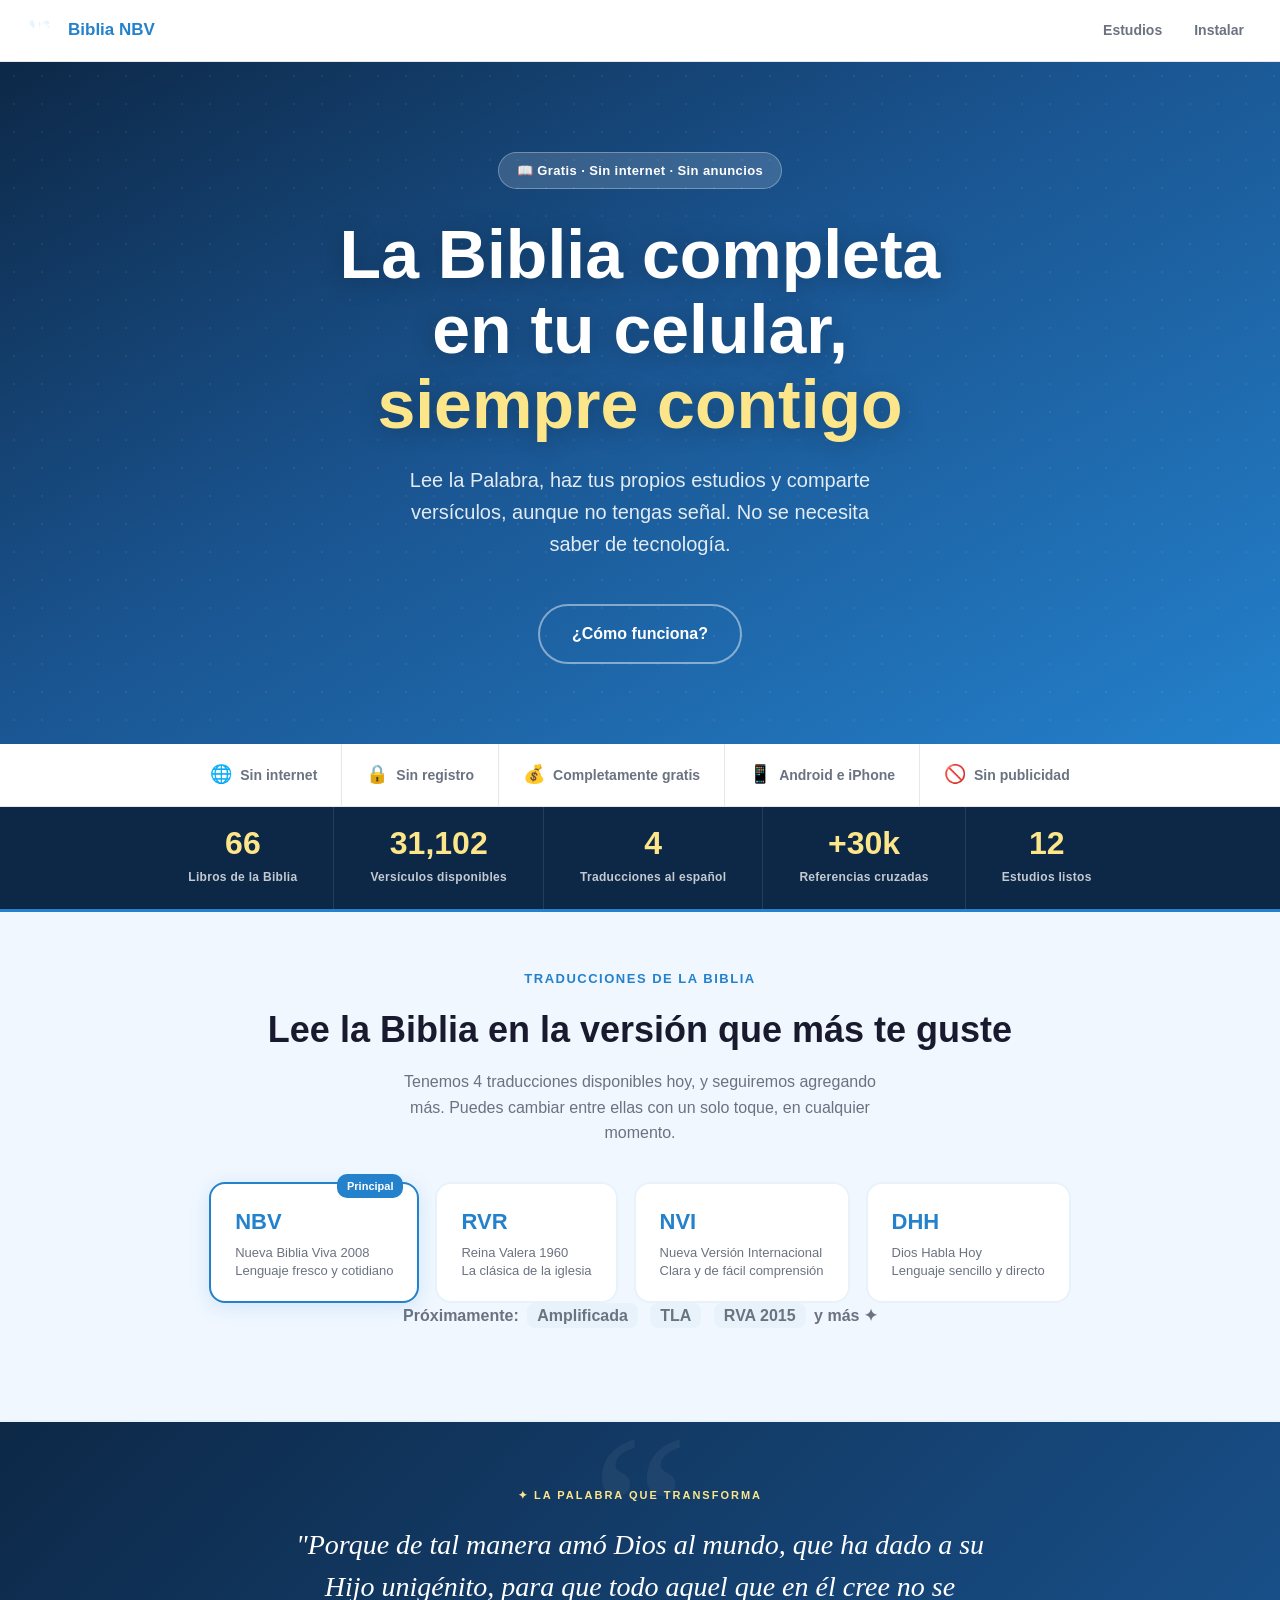
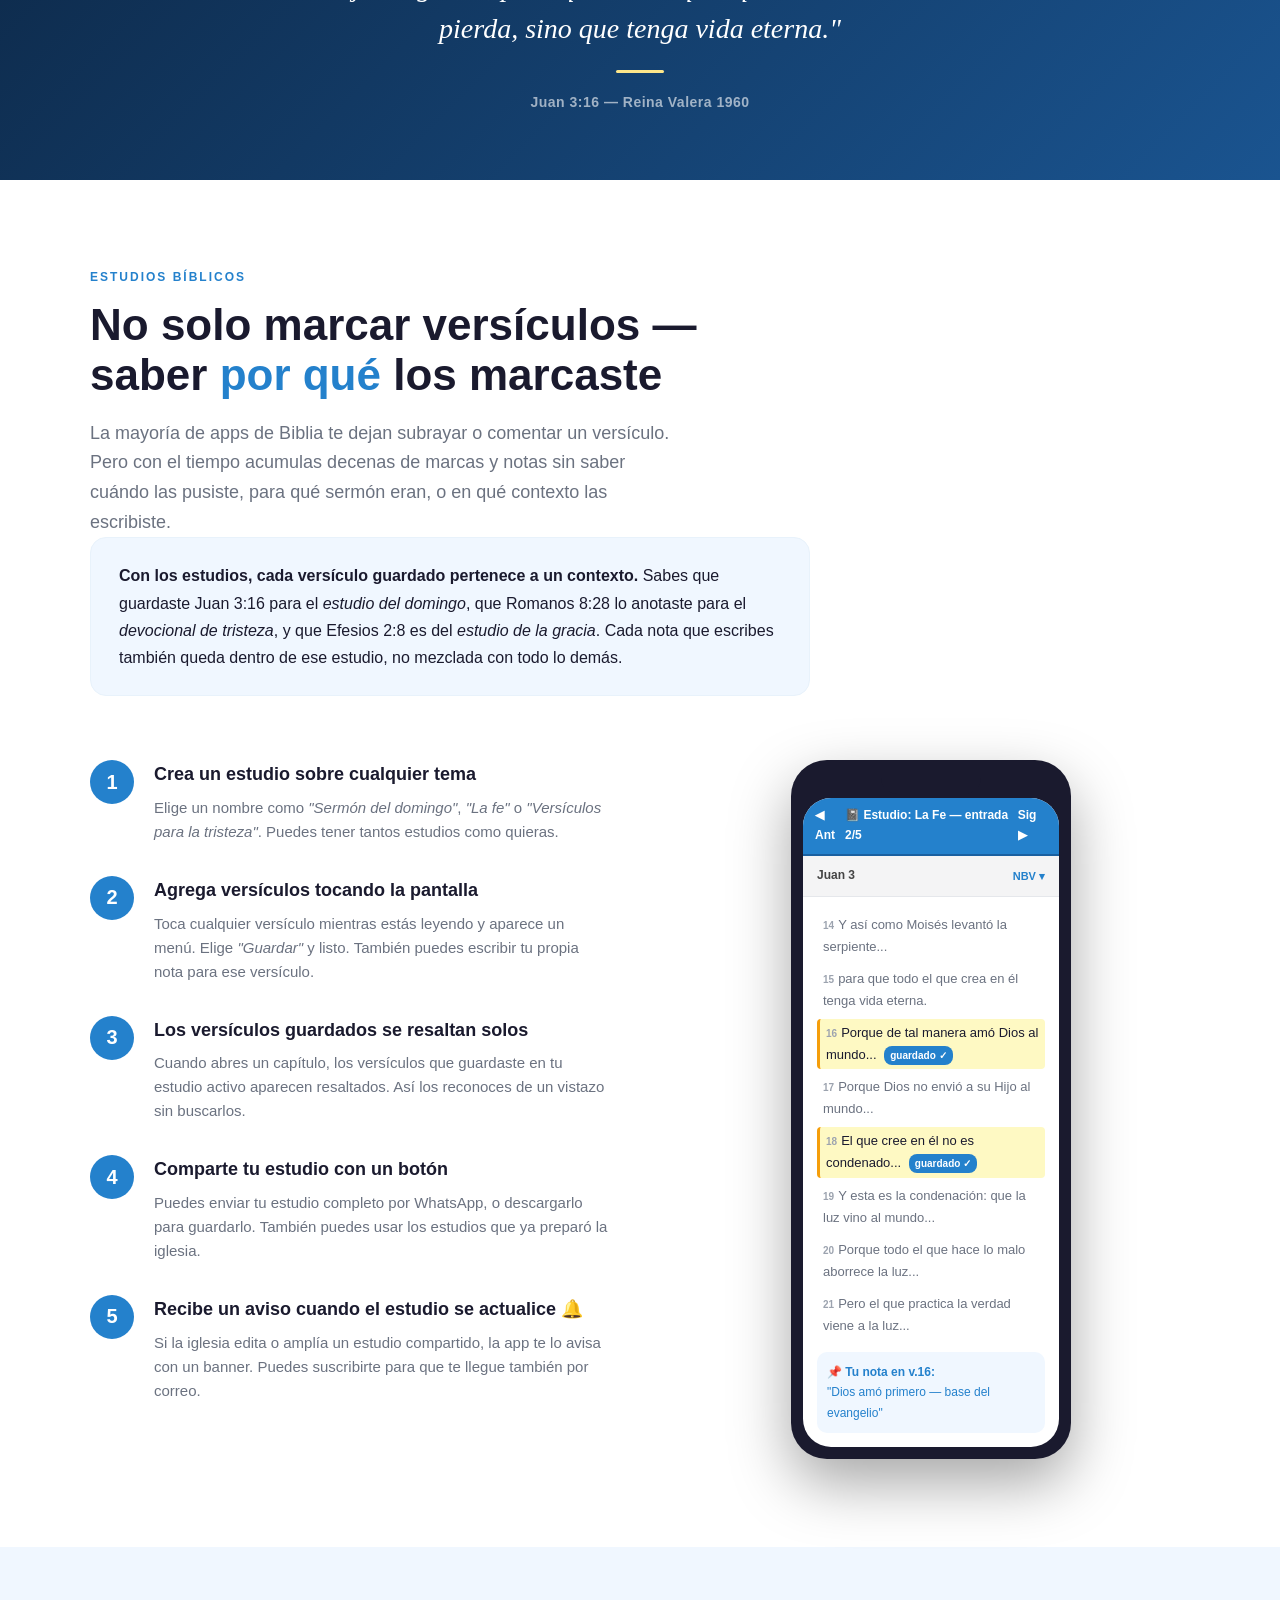
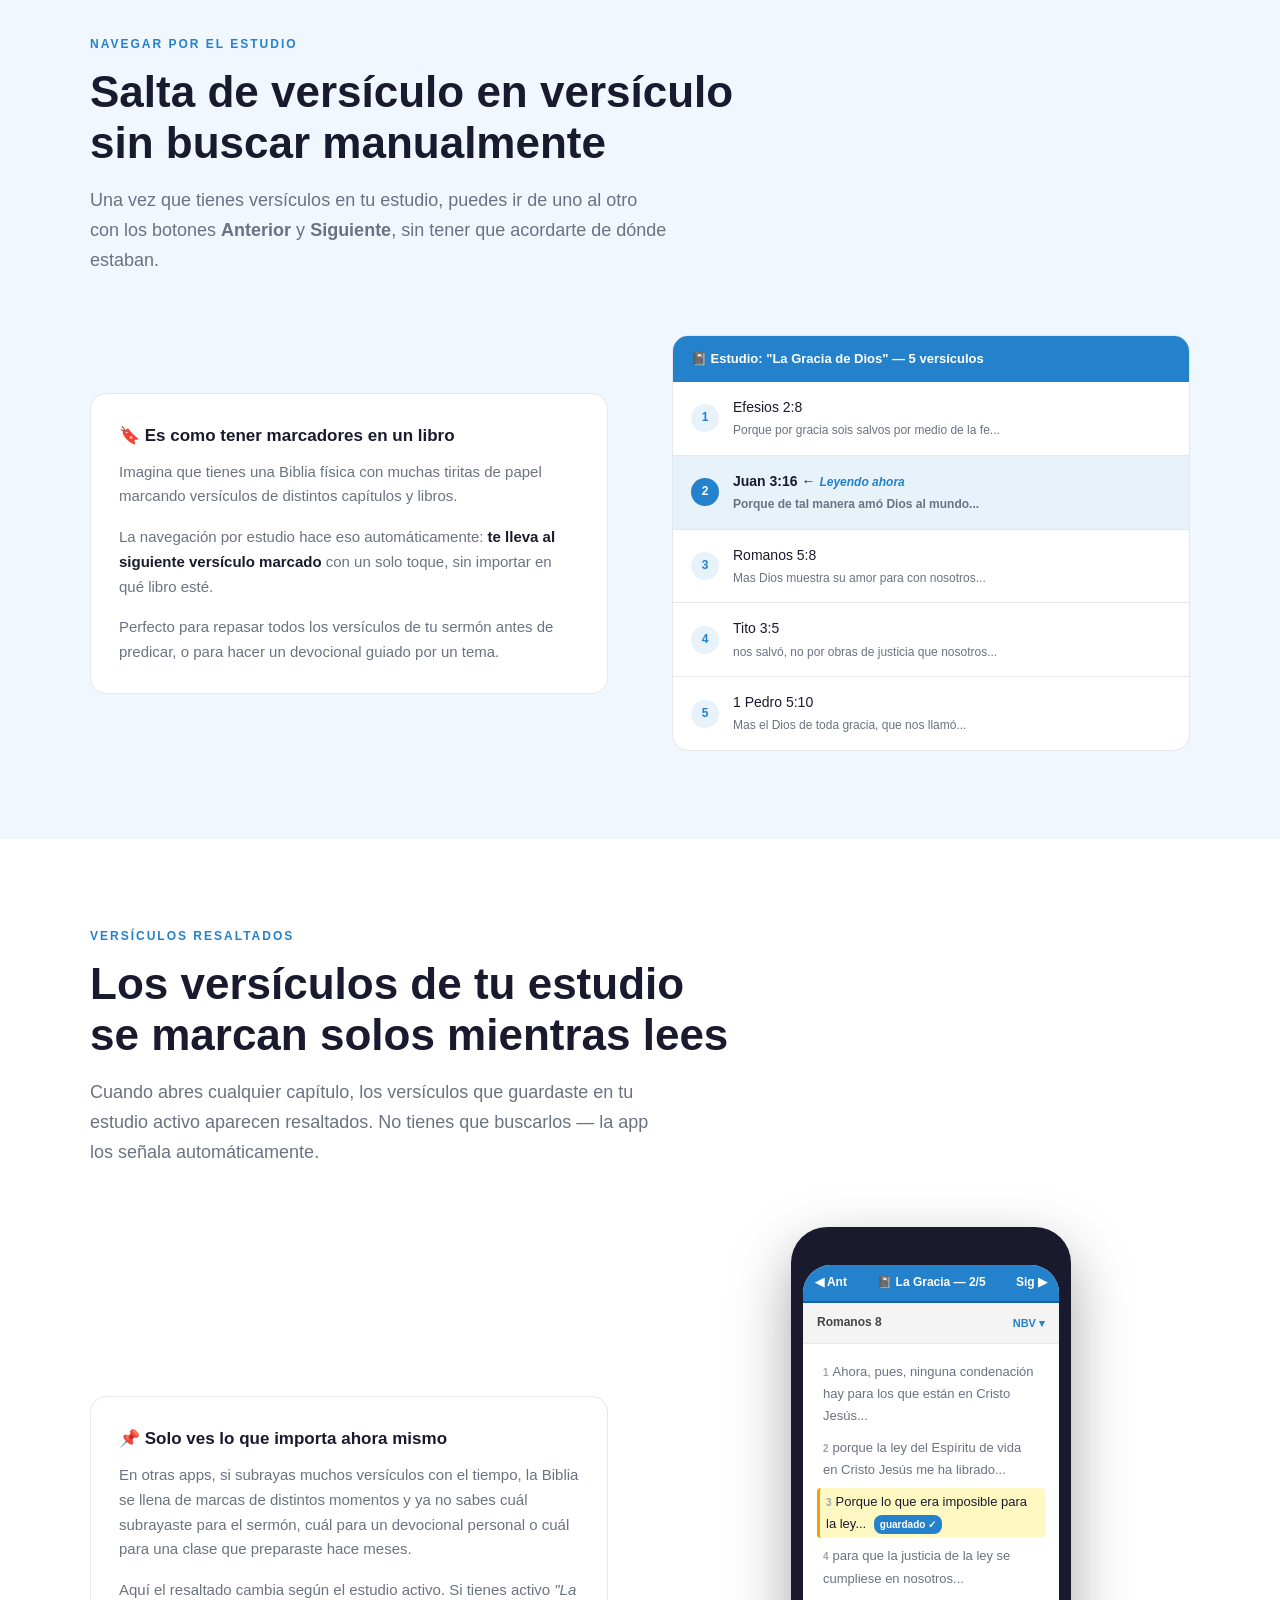
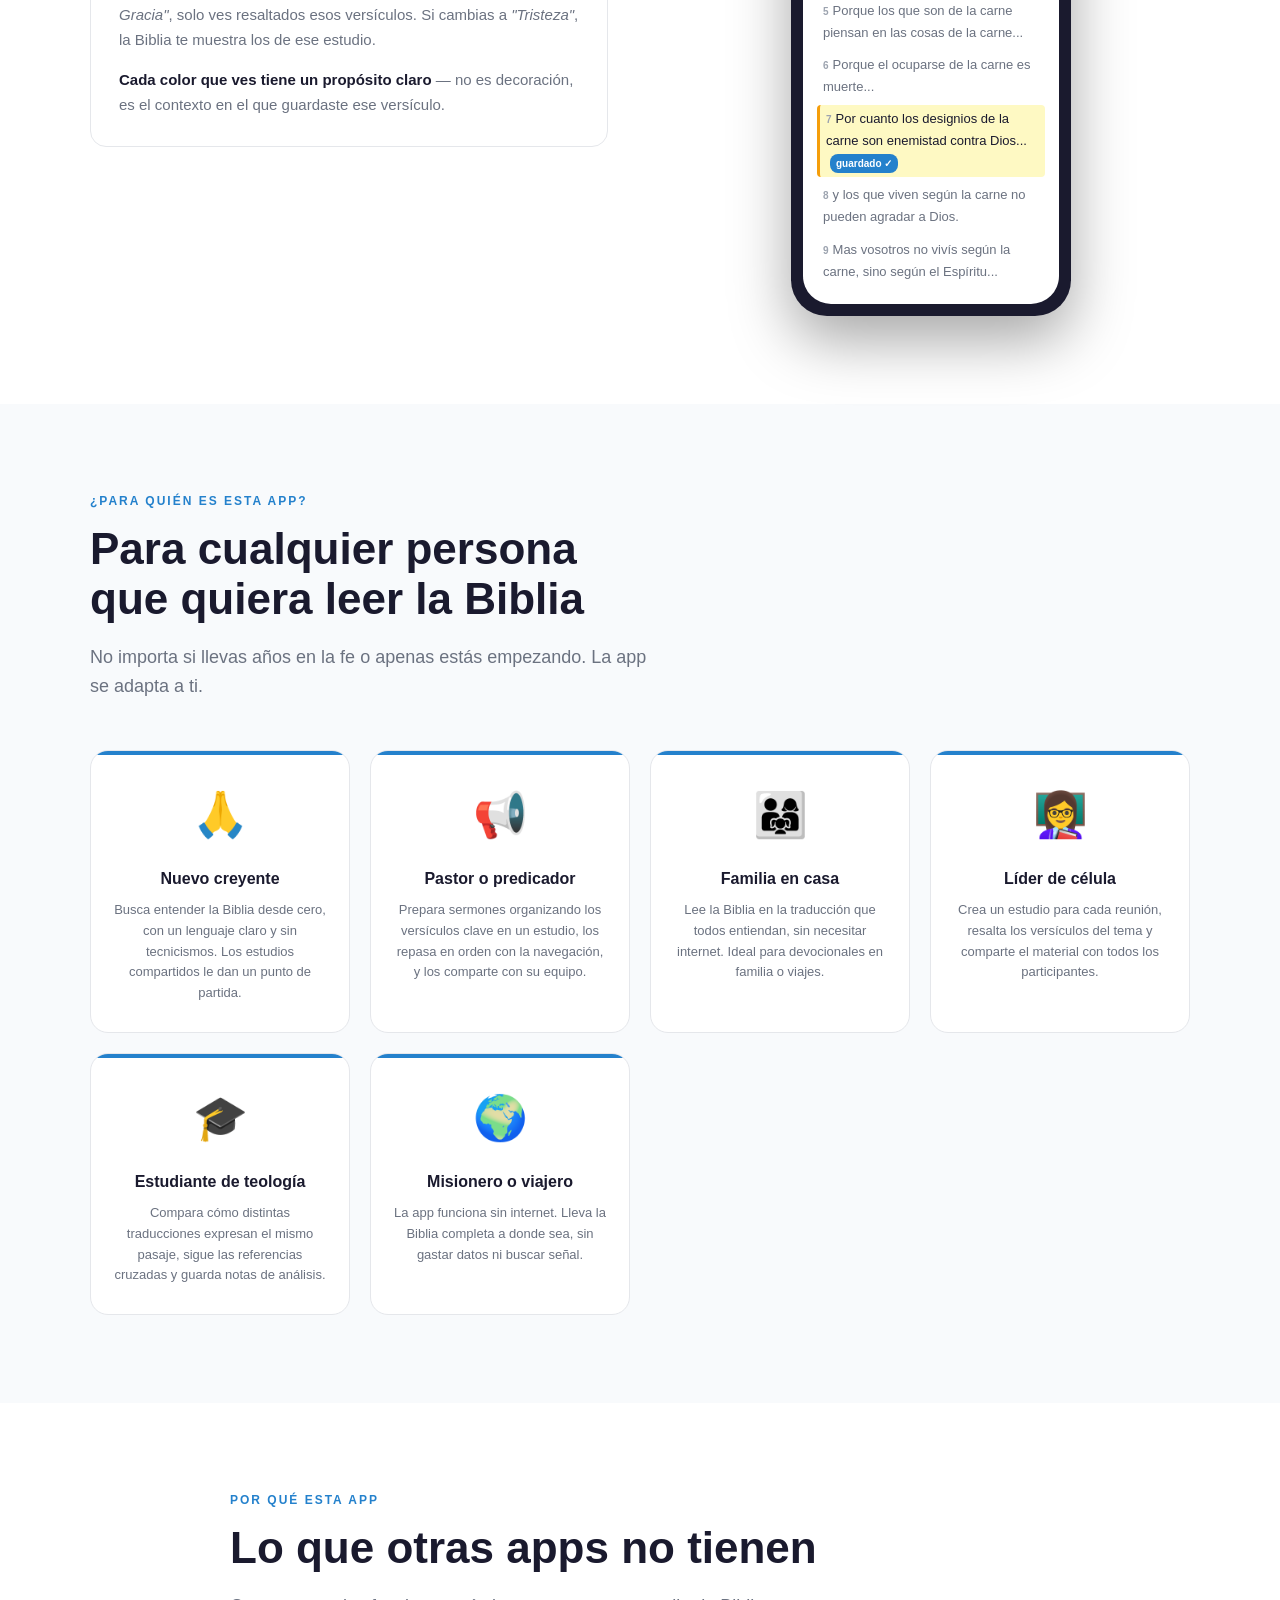
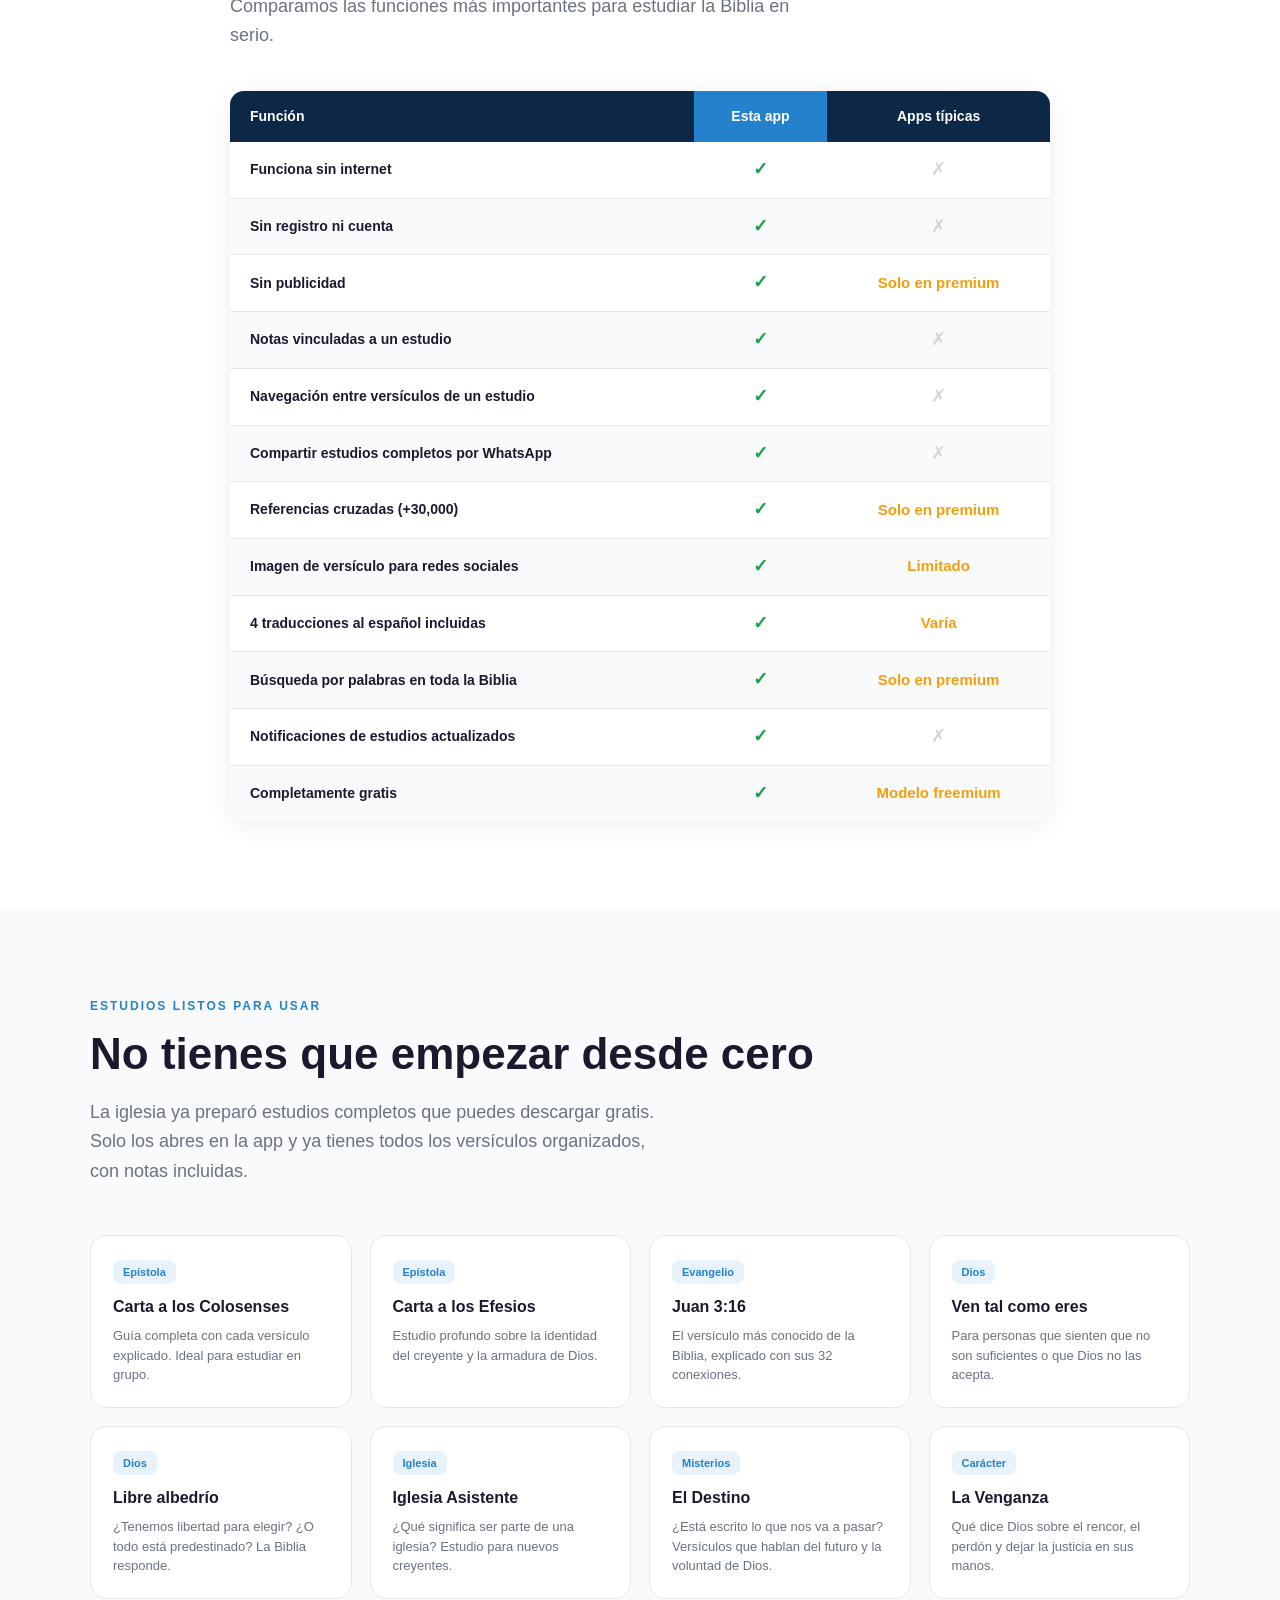
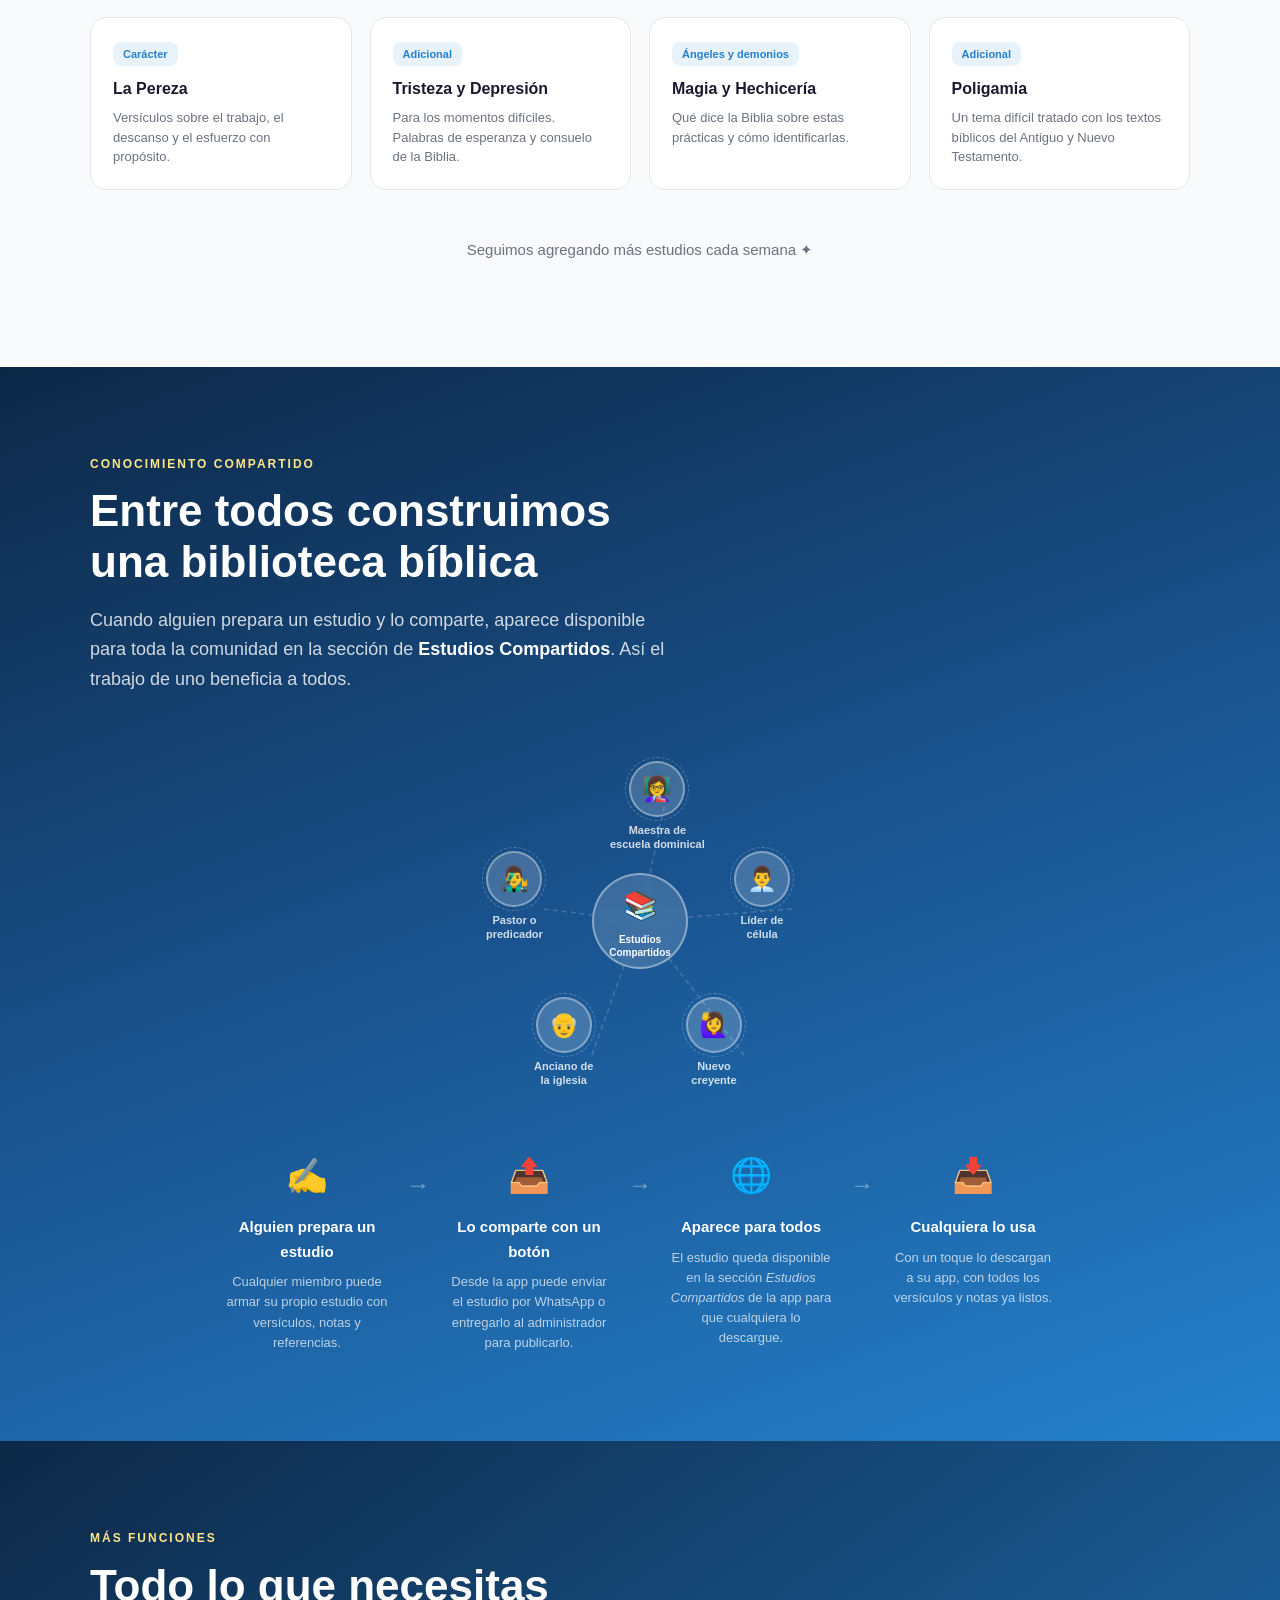
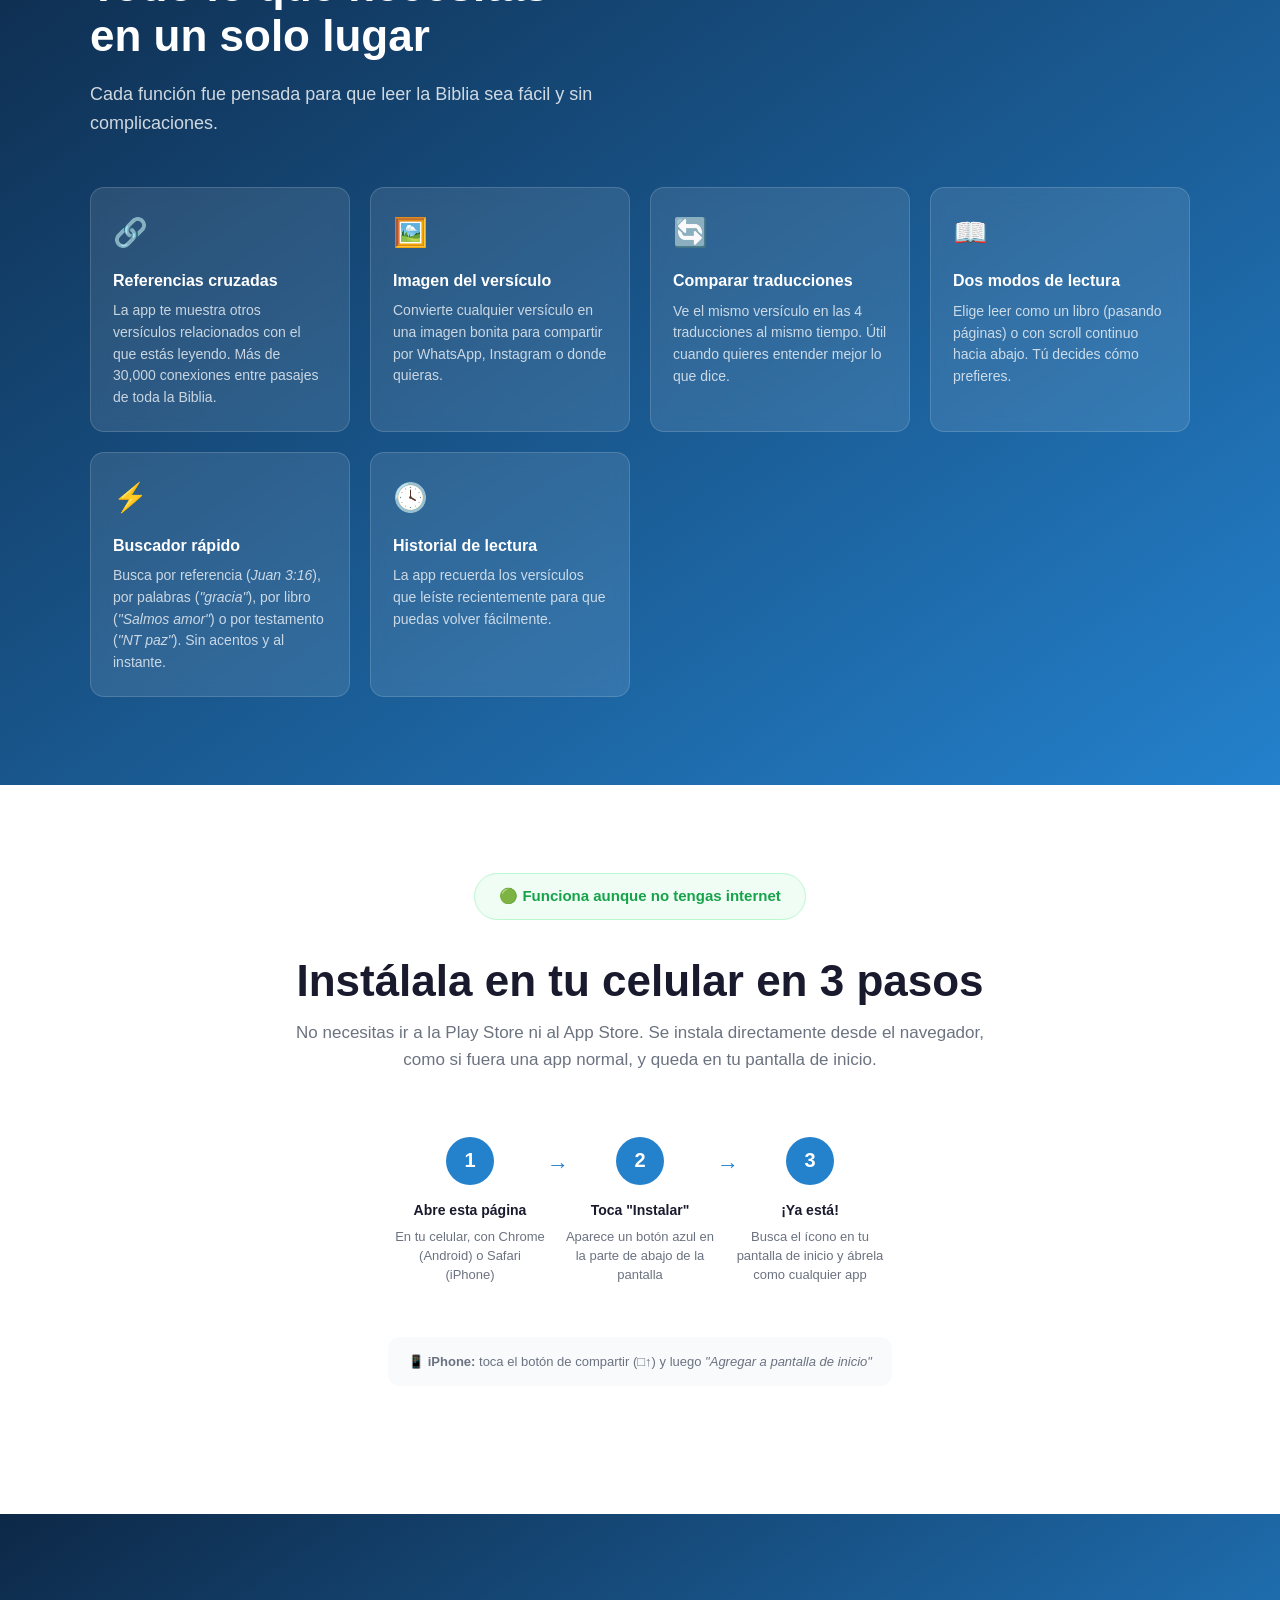
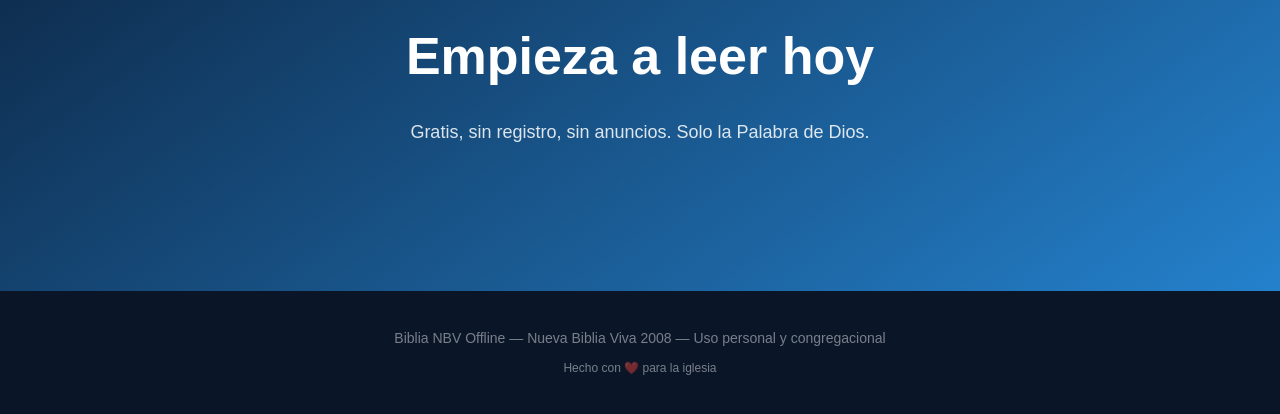
<file: landing.html>
<!DOCTYPE html>
<html lang="es">
<head>
  <meta charset="UTF-8" />
  <meta name="viewport" content="width=device-width, initial-scale=1.0" />
  <title>Biblia NBV — App para tu celular</title>
  <meta name="description" content="Lee la Biblia completa en tu celular, sin internet, gratis. Con estudios bíblicos, versículos resaltados, notas y mucho más." />
  <style>
    *, *::before, *::after { box-sizing: border-box; margin: 0; padding: 0; }

    :root {
      --blue:       #2481cc;
      --blue-dark:  #1a60a0;
      --blue-light: #e8f2fb;
      --blue-xlight:#f0f7ff;
      --text:       #1a1a2e;
      --muted:      #6b7280;
      --bg:         #ffffff;
      --card-bg:    #f8fafc;
      --border:     #e5e7eb;
      --green:      #16a34a;
      --green-bg:   #f0fdf4;
      --gold:       #f59e0b;
    }

    html { scroll-behavior: smooth; }

    body {
      font-family: -apple-system, BlinkMacSystemFont, "Segoe UI", Roboto, Helvetica, Arial, sans-serif;
      background: var(--bg);
      color: var(--text);
      line-height: 1.65;
    }

    /* ═══════════════════════════════════ NAV */
    nav {
      position: sticky; top: 0; z-index: 200;
      background: rgba(255,255,255,0.93);
      backdrop-filter: blur(14px);
      border-bottom: 1px solid var(--border);
      padding: 0 24px; height: 62px;
      display: flex; align-items: center; justify-content: space-between;
    }
    .nav-logo {
      display: flex; align-items: center; gap: 10px;
      font-weight: 800; font-size: 17px; color: var(--blue); text-decoration: none;
    }
    .nav-logo img { width: 34px; height: 34px; border-radius: 9px; }
    .nav-links { display: flex; gap: 8px; align-items: center; }
    .nav-link {
      font-size: 14px; font-weight: 600; color: var(--muted);
      text-decoration: none; padding: 6px 12px; border-radius: 8px;
    }
    .nav-link:hover { color: var(--blue); background: var(--blue-light); }
    .nav-cta {
      background: var(--blue); color: #fff;
      padding: 9px 22px; border-radius: 22px;
      font-size: 14px; font-weight: 700; text-decoration: none;
      transition: background .2s;
    }
    .nav-cta:hover { background: var(--blue-dark); }
    @media (max-width: 500px) { .nav-link { display: none; } }

    /* ═══════════════════════════════════ HERO */
    .hero {
      background: linear-gradient(150deg, #0d2847 0%, #1a5490 45%, #2481cc 100%);
      color: #fff; text-align: center;
      padding: 90px 24px 80px; position: relative; overflow: hidden;
    }
    .hero::before {
      content:''; position:absolute; inset:0; opacity:.06;
      background-image: radial-gradient(circle, #fff 1px, transparent 1px);
      background-size: 28px 28px;
    }
    .hero-content { position: relative; z-index: 1; }
    .hero-badge {
      display: inline-flex; align-items: center; gap: 6px;
      background: rgba(255,255,255,.15); border: 1px solid rgba(255,255,255,.3);
      border-radius: 22px; padding: 7px 18px;
      font-size: 13px; font-weight: 700; margin-bottom: 28px; letter-spacing: .4px;
    }
    .hero h1 {
      font-size: clamp(38px, 6.5vw, 68px); font-weight: 900;
      line-height: 1.1; margin-bottom: 22px;
      text-shadow: 0 3px 24px rgba(0,0,0,.25);
    }
    .hero h1 em { font-style: normal; color: #fde68a; }
    .hero-sub {
      font-size: clamp(16px, 2.5vw, 20px); opacity: .88;
      max-width: 500px; margin: 0 auto 44px; line-height: 1.6;
    }
    .hero-actions {
      display: flex; gap: 14px; justify-content: center; flex-wrap: wrap;
    }
    .btn-hero {
      background: #fff; color: var(--blue);
      padding: 15px 36px; border-radius: 32px;
      font-size: 17px; font-weight: 800; text-decoration: none;
      box-shadow: 0 6px 24px rgba(0,0,0,.25);
      transition: transform .2s, box-shadow .2s;
      display: inline-flex; align-items: center; gap: 10px;
    }
    .btn-hero:hover { transform: translateY(-3px); box-shadow: 0 10px 32px rgba(0,0,0,.3); }
    .btn-ghost {
      background: transparent; color: #fff;
      border: 2px solid rgba(255,255,255,.45);
      padding: 15px 32px; border-radius: 32px;
      font-size: 16px; font-weight: 600; text-decoration: none;
      transition: background .2s;
    }
    .btn-ghost:hover { background: rgba(255,255,255,.15); }

    /* ═══════════════════════════════════ TRUST BAR */
    .trust-bar {
      display: flex; justify-content: center; flex-wrap: wrap; gap: 0;
      background: #fff; border-bottom: 1px solid var(--border);
    }
    .trust-item {
      display: flex; align-items: center; gap: 8px;
      padding: 16px 24px; font-size: 14px; font-weight: 600; color: var(--muted);
      border-right: 1px solid var(--border);
    }
    .trust-item:last-child { border-right: none; }
    .trust-item .icon { font-size: 18px; }

    /* ═══════════════════════════════════ TRADUCCIONES */
    .trans-section {
      background: var(--blue-xlight);
      padding: 56px 24px; text-align: center;
      border-bottom: 2px solid var(--blue-light);
    }
    .trans-label {
      font-size: 13px; font-weight: 700; text-transform: uppercase;
      letter-spacing: 1.5px; color: var(--blue); margin-bottom: 10px;
    }
    .trans-section h2 {
      font-size: clamp(24px, 4vw, 36px); font-weight: 800; margin-bottom: 10px;
    }
    .trans-section p {
      color: var(--muted); font-size: 16px; max-width: 500px;
      margin: 0 auto 36px; line-height: 1.6;
    }
    .trans-cards {
      display: flex; gap: 16px; justify-content: center; flex-wrap: wrap;
      max-width: 900px; margin: 0 auto;
    }
    .trans-card {
      background: #fff; border: 2px solid var(--blue-light);
      border-radius: 16px; padding: 20px 24px; min-width: 180px;
      text-align: left; position: relative;
    }
    .trans-card.active { border-color: var(--blue); box-shadow: 0 4px 20px rgba(36,129,204,.15); }
    .trans-card .trans-name {
      font-size: 22px; font-weight: 900; color: var(--blue); margin-bottom: 4px;
    }
    .trans-card .trans-full { font-size: 13px; color: var(--muted); line-height: 1.4; }
    .trans-card .badge-current {
      position: absolute; top: -10px; right: 14px;
      background: var(--blue); color: #fff;
      font-size: 11px; font-weight: 700; padding: 3px 10px; border-radius: 10px;
    }
    .trans-coming {
      margin-top: 24px; font-size: 14px; color: var(--blue);
      font-weight: 600;
    }
    .trans-coming span {
      background: var(--blue-light); border-radius: 8px; padding: 4px 10px; margin: 0 4px;
    }

    /* ═══════════════════════════════════ SECTIONS BASE */
    .sec { padding: 88px 24px; }
    .sec-inner { max-width: 1100px; margin: 0 auto; }
    .sec-label {
      font-size: 12px; font-weight: 800; text-transform: uppercase;
      letter-spacing: 2px; color: var(--blue); margin-bottom: 12px;
    }
    .sec h2 {
      font-size: clamp(28px, 4.5vw, 44px); font-weight: 900; line-height: 1.15; margin-bottom: 18px;
    }
    .sec-intro {
      font-size: 18px; color: var(--muted); max-width: 580px; line-height: 1.65;
    }

    /* ═══════════════════════════════════ ESTUDIOS — GRAN SECCIÓN */
    .studies-sec { background: var(--bg); }
    .studies-layout {
      display: grid; grid-template-columns: 1fr 1fr;
      gap: 64px; align-items: start; margin-top: 64px;
    }
    @media (max-width: 820px) { .studies-layout { grid-template-columns: 1fr; gap: 48px; } }

    .study-steps { display: flex; flex-direction: column; gap: 32px; }
    .study-step {
      display: flex; gap: 20px; align-items: flex-start;
    }
    .study-step-num {
      width: 44px; height: 44px; min-width: 44px;
      background: var(--blue); color: #fff;
      border-radius: 50%; display: flex; align-items: center;
      justify-content: center; font-size: 20px; font-weight: 900;
    }
    .study-step-body h3 {
      font-size: 18px; font-weight: 800; margin-bottom: 6px;
    }
    .study-step-body p {
      font-size: 15px; color: var(--muted); line-height: 1.6;
    }

    /* ── phone mockup */
    .phone-wrap { display: flex; justify-content: center; }
    .phone {
      width: 280px; background: #1a1a2e;
      border-radius: 36px; padding: 12px;
      box-shadow: 0 24px 60px rgba(0,0,0,.35), 0 0 0 1px rgba(255,255,255,.05);
      position: relative;
    }
    .phone-notch {
      width: 100px; height: 22px; background: #1a1a2e;
      border-radius: 0 0 16px 16px; margin: 0 auto 4px;
      position: relative; z-index: 2;
    }
    .phone-screen {
      background: #fff; border-radius: 28px; overflow: hidden; min-height: 420px;
    }
    .phone-topbar {
      background: #f4f4f5; padding: 10px 14px;
      font-size: 12px; font-weight: 700; color: #444;
      display: flex; justify-content: space-between; align-items: center;
      border-bottom: 1px solid #e5e7eb;
    }
    .phone-content { padding: 14px; font-size: 13px; line-height: 1.7; color: #1a1a2e; }

    /* verse highlight colors */
    .vhl-yellow { background: #fef9c3; border-left: 3px solid #f59e0b; padding: 3px 6px; border-radius: 4px; margin-bottom: 4px; display: block; }
    .vhl-blue   { background: #dbeafe; border-left: 3px solid #3b82f6; padding: 3px 6px; border-radius: 4px; margin-bottom: 4px; display: block; }
    .vhl-green  { background: #dcfce7; border-left: 3px solid #16a34a; padding: 3px 6px; border-radius: 4px; margin-bottom: 4px; display: block; }
    .vhl-pink   { background: #fce7f3; border-left: 3px solid #ec4899; padding: 3px 6px; border-radius: 4px; margin-bottom: 4px; display: block; }
    .vhl-none   { padding: 3px 6px; margin-bottom: 4px; display: block; color: var(--muted); }

    .verse-num { font-size: 10px; font-weight: 800; color: #9ca3af; margin-right: 4px; }
    .note-badge {
      display: inline-block; background: var(--blue); color: #fff;
      font-size: 10px; font-weight: 700; padding: 1px 6px; border-radius: 8px;
      margin-left: 4px; vertical-align: middle;
    }

    .study-nav-pill {
      display: flex; align-items: center; justify-content: space-between;
      background: var(--blue); color: #fff;
      padding: 8px 12px; font-size: 12px; font-weight: 700;
      border-bottom: 2px solid var(--blue-dark);
    }
    .snav-btn {
      background: rgba(255,255,255,.2); border: none; color: #fff;
      padding: 3px 10px; border-radius: 8px; font-size: 12px; font-weight: 700; cursor: pointer;
    }

    /* ═══════════════════════════════════ NAVEGACIÓN POR ESTUDIO */
    .nav-study-sec { background: var(--blue-xlight); }
    .nav-study-layout {
      display: grid; grid-template-columns: 1fr 1fr;
      gap: 64px; align-items: center; margin-top: 60px;
    }
    @media (max-width: 820px) { .nav-study-layout { grid-template-columns: 1fr; gap: 40px; } }

    .analogy-box {
      background: #fff; border: 1.5px solid var(--border);
      border-radius: 16px; padding: 28px;
    }
    .analogy-box h3 { font-size: 17px; font-weight: 800; margin-bottom: 10px; }
    .analogy-box p { font-size: 15px; color: var(--muted); line-height: 1.65; margin-bottom: 16px; }
    .analogy-box p:last-child { margin-bottom: 0; }
    .analogy-box strong { color: var(--text); }

    .nav-demo {
      background: #fff; border: 1.5px solid var(--border);
      border-radius: 16px; overflow: hidden;
    }
    .nd-header {
      background: var(--blue); color: #fff;
      padding: 12px 18px; font-size: 13px; font-weight: 700;
    }
    .nd-list { list-style: none; }
    .nd-item {
      display: flex; align-items: center; gap: 14px;
      padding: 14px 18px; border-bottom: 1px solid var(--border);
      font-size: 14px; cursor: pointer; transition: background .15s;
    }
    .nd-item:last-child { border-bottom: none; }
    .nd-item:hover { background: var(--blue-xlight); }
    .nd-item.active { background: var(--blue-light); font-weight: 700; }
    .nd-num {
      width: 28px; height: 28px; min-width: 28px;
      background: var(--blue-light); color: var(--blue);
      border-radius: 50%; display: flex; align-items: center;
      justify-content: center; font-size: 12px; font-weight: 800;
    }
    .nd-item.active .nd-num { background: var(--blue); color: #fff; }
    .nd-ref { font-size: 12px; color: var(--muted); margin-top: 2px; }

    /* ═══════════════════════════════════ RESALTADO */
    .highlight-sec { background: #fff; }
    .highlight-layout {
      display: grid; grid-template-columns: 1fr 1fr;
      gap: 64px; align-items: center; margin-top: 60px;
    }
    @media (max-width: 820px) { .highlight-layout { grid-template-columns: 1fr; gap: 40px; } }

    .color-legend { display: flex; flex-direction: column; gap: 16px; margin-top: 32px; }
    .legend-row {
      display: flex; align-items: flex-start; gap: 14px;
    }
    .legend-dot {
      width: 18px; height: 18px; min-width: 18px; border-radius: 50%; margin-top: 3px;
    }
    .legend-row h4 { font-size: 15px; font-weight: 700; margin-bottom: 3px; }
    .legend-row p { font-size: 14px; color: var(--muted); line-height: 1.5; }

    /* ═══════════════════════════════════ BIBLIOTECA ESTUDIOS */
    .library-sec { background: var(--card-bg); }
    .library-grid {
      display: grid; grid-template-columns: repeat(auto-fill, minmax(240px, 1fr));
      gap: 18px; margin-top: 48px;
    }
    .lib-card {
      background: #fff; border: 1.5px solid var(--border);
      border-radius: 16px; padding: 22px; transition: box-shadow .2s, transform .2s;
    }
    .lib-card:hover { box-shadow: 0 8px 28px rgba(36,129,204,.12); transform: translateY(-3px); }
    .lib-cat {
      display: inline-block; font-size: 11px; font-weight: 700;
      color: var(--blue); background: var(--blue-light);
      padding: 3px 10px; border-radius: 8px; margin-bottom: 10px;
    }
    .lib-card h3 { font-size: 16px; font-weight: 800; margin-bottom: 6px; }
    .lib-card p { font-size: 13px; color: var(--muted); line-height: 1.5; }

    /* ═══════════════════════════════════ FUNCIONES RÁPIDAS */
    .quick-sec { background: linear-gradient(145deg, #0d2847, #2481cc); color: #fff; }
    .quick-sec .sec-label { color: #fde68a; }
    .quick-sec .sec h2 { color: #fff; }
    .quick-sec .sec-intro { color: rgba(255,255,255,.8); }
    .quick-grid {
      display: grid; grid-template-columns: repeat(auto-fill, minmax(260px, 1fr));
      gap: 20px; margin-top: 48px;
    }
    .quick-card {
      background: rgba(255,255,255,.1); border: 1px solid rgba(255,255,255,.15);
      border-radius: 14px; padding: 22px;
      backdrop-filter: blur(8px);
    }
    .quick-card .qi { font-size: 28px; margin-bottom: 12px; display: block; }
    .quick-card h3 { font-size: 16px; font-weight: 800; margin-bottom: 6px; }
    .quick-card p { font-size: 14px; color: rgba(255,255,255,.75); line-height: 1.55; }

    /* ═══════════════════════════════════ INSTALAR */
    .install-sec { background: #fff; text-align: center; }
    .install-inner { max-width: 700px; margin: 0 auto; }
    .offline-badge {
      display: inline-flex; align-items: center; gap: 10px;
      background: var(--green-bg); color: var(--green);
      border: 1.5px solid #bbf7d0; padding: 10px 24px;
      border-radius: 30px; font-weight: 700; font-size: 15px; margin-bottom: 36px;
    }
    .install-sec h2 { margin-bottom: 12px; }
    .install-sec .desc {
      font-size: 17px; color: var(--muted); margin-bottom: 48px; line-height: 1.6;
    }
    .install-steps {
      display: flex; gap: 0; justify-content: center; flex-wrap: wrap;
    }
    .istep {
      display: flex; flex-direction: column; align-items: center;
      text-align: center; width: 170px; padding: 16px 10px; position: relative;
    }
    .istep:not(:last-child)::after {
      content: '→'; position: absolute; right: -14px; top: 26px;
      font-size: 22px; color: var(--blue); font-weight: 700;
    }
    @media (max-width: 580px) { .istep:not(:last-child)::after { display: none; } }
    .istep-num {
      width: 48px; height: 48px; background: var(--blue); color: #fff;
      border-radius: 50%; display: flex; align-items: center;
      justify-content: center; font-size: 20px; font-weight: 900; margin-bottom: 14px;
    }
    .istep h4 { font-size: 14px; font-weight: 800; margin-bottom: 6px; }
    .istep p { font-size: 13px; color: var(--muted); line-height: 1.45; }
    .install-note {
      margin-top: 36px; font-size: 13px; color: var(--muted);
      background: var(--card-bg); border-radius: 12px; padding: 14px 20px;
      display: inline-block;
    }

    /* ═══════════════════════════════════ CTA */
    .cta-sec {
      background: linear-gradient(145deg, #0d2847, #2481cc);
      text-align: center; padding: 100px 24px; color: #fff;
    }
    .cta-sec h2 { color: #fff; font-size: clamp(30px, 5vw, 52px); margin-bottom: 18px; }
    .cta-sec p { font-size: 18px; opacity: .85; max-width: 460px; margin: 0 auto 44px; }

    /* ═══════════════════════════════════ FOOTER */
    footer {
      background: #0a1628; color: rgba(255,255,255,.45);
      text-align: center; padding: 36px 24px; font-size: 14px;
    }

    /* ═══════════════════════════════════ UTILS */
    .btn-blue {
      display: inline-flex; align-items: center; gap: 8px;
      background: var(--blue); color: #fff;
      padding: 15px 36px; border-radius: 32px;
      font-size: 17px; font-weight: 700; text-decoration: none;
      box-shadow: 0 4px 20px rgba(36,129,204,.4);
      transition: background .2s, transform .2s;
    }
    .btn-blue:hover { background: var(--blue-dark); transform: translateY(-2px); }

    /* ═══════════════════════════════════ STATS BAR */
    .stats-bar {
      background: #0d2847;
      display: flex; justify-content: center; flex-wrap: wrap;
      gap: 0; border-bottom: 3px solid var(--blue);
    }
    .stat-item {
      padding: 20px 36px; text-align: center;
      border-right: 1px solid rgba(255,255,255,.1);
      color: #fff;
    }
    .stat-item:last-child { border-right: none; }
    .stat-num {
      font-size: 32px; font-weight: 900; line-height: 1;
      color: #fde68a; display: block; margin-bottom: 4px;
      font-variant-numeric: tabular-nums;
    }
    .stat-desc { font-size: 12px; opacity: .75; font-weight: 600; letter-spacing: .3px; }

    /* ═══════════════════════════════════ VERSE PULLQUOTE */
    .pullquote-sec {
      background: linear-gradient(135deg, #0d2847 0%, #1a5490 100%);
      padding: 64px 24px; text-align: center; position: relative; overflow: hidden;
    }
    .pullquote-sec::before {
      content: '\201C';
      position: absolute; top: -20px; left: 50%; transform: translateX(-50%);
      font-size: 220px; color: rgba(255,255,255,.05);
      font-family: Georgia, serif; line-height: 1; pointer-events: none;
    }
    .pullquote-inner { max-width: 700px; margin: 0 auto; position: relative; z-index: 1; }
    .pullquote-label {
      font-size: 11px; font-weight: 800; letter-spacing: 2px;
      text-transform: uppercase; color: #fde68a; margin-bottom: 20px; display: block;
    }
    .pullquote-text {
      font-size: clamp(20px, 3.5vw, 28px); font-style: italic;
      line-height: 1.5; color: #fff; font-family: Georgia, serif;
      margin-bottom: 20px;
    }
    .pullquote-ref {
      font-size: 14px; color: rgba(255,255,255,.6); font-weight: 700; letter-spacing: .5px;
    }
    .pullquote-line {
      width: 48px; height: 3px; background: #fde68a;
      margin: 16px auto; border-radius: 2px;
    }

    /* ═══════════════════════════════════ PARA QUIÉN ES */
    .personas-sec { background: var(--card-bg); }
    .personas-grid {
      display: grid; grid-template-columns: repeat(auto-fill, minmax(220px, 1fr));
      gap: 20px; margin-top: 48px;
    }
    .persona-card {
      background: #fff; border: 1.5px solid var(--border);
      border-radius: 18px; padding: 28px 22px; text-align: center;
      transition: box-shadow .2s, transform .2s;
      position: relative; overflow: hidden;
    }
    .persona-card::before {
      content: ''; position: absolute; top: 0; left: 0; right: 0;
      height: 4px; background: var(--blue);
    }
    .persona-card:hover { box-shadow: 0 10px 32px rgba(36,129,204,.14); transform: translateY(-4px); }
    .persona-emoji { font-size: 44px; margin-bottom: 14px; display: block; }
    .persona-card h3 { font-size: 16px; font-weight: 800; margin-bottom: 8px; }
    .persona-card p { font-size: 13px; color: var(--muted); line-height: 1.6; }

    /* ═══════════════════════════════════ COMPARACIÓN */
    .compare-sec { background: #fff; }
    .compare-inner { max-width: 820px; margin: 0 auto; }
    .compare-table {
      width: 100%; border-collapse: collapse; margin-top: 40px;
      border-radius: 14px; overflow: hidden;
      box-shadow: 0 4px 24px rgba(0,0,0,.07);
    }
    .compare-table thead tr {
      background: #0d2847; color: #fff;
    }
    .compare-table th {
      padding: 14px 20px; font-size: 14px; font-weight: 800; text-align: center;
    }
    .compare-table th:first-child { text-align: left; }
    .compare-table th.col-us { background: var(--blue); color: #fff; }
    .compare-table tbody tr { border-bottom: 1px solid var(--border); }
    .compare-table tbody tr:last-child { border-bottom: none; }
    .compare-table tbody tr:nth-child(even) { background: var(--card-bg); }
    .compare-table td {
      padding: 13px 20px; font-size: 14px; text-align: center; vertical-align: middle;
    }
    .compare-table td:first-child { text-align: left; font-weight: 600; color: var(--text); }
    .check-yes { color: #16a34a; font-size: 18px; font-weight: 900; }
    .check-no  { color: #d1d5db; font-size: 18px; }
    .check-part{ color: var(--gold); font-size: 15px; font-weight: 700; }

    /* ═══════════════════════════════════ DIVISOR DECORATIVO */
    .divider-wave {
      height: 48px; background: var(--bg); position: relative; overflow: hidden;
    }
    .divider-wave::before {
      content: '';
      position: absolute; bottom: 0; left: 0; right: 0; height: 48px;
      background: inherit;
      clip-path: ellipse(60% 100% at 50% 100%);
    }

    /* ═══════════════════════════════════ PDF CTA (solo en print) */
    .pdf-cta-block { display: none; }

    /* ═══════════════════════════════════ PRINT / PDF */
    @media print {
      * { animation: none !important; transition: none !important; }

      /* ── Página ── */
      @page {
        size: A4;
        margin: 14mm 16mm 16mm 16mm;
      }

      /* ── Tipografía base ── */
      body {
        font-family: "Georgia", "Times New Roman", serif;
        font-size: 10.5pt;
        line-height: 1.6;
        color: #111;
        background: #fff;
      }

      /* ── Ocultar elementos de navegación/interacción ── */
      nav,
      .hero-actions,
      .btn-hero, .btn-ghost, .btn-blue, .btn-primary, .btn-secondary,
      .nav-cta, .cta-sec,
      .phone-wrap,
      .net-wrap,
      .install-note,
      .trans-coming,
      .offline-badge { display: none !important; }

      /* ══════════════════════════════════
         PORTADA / HERO
      ══════════════════════════════════ */
      .hero {
        print-color-adjust: exact;
        -webkit-print-color-adjust: exact;
        background: #1a5490 !important;
        color: #fff !important;
        padding: 32pt 32pt 28pt;
        border-radius: 0;
        text-align: center;
        margin-bottom: 0;
      }
      .hero::before { display: none; }
      .hero-badge {
        background: rgba(255,255,255,.18) !important;
        border: 1pt solid rgba(255,255,255,.35) !important;
        font-family: "Helvetica Neue", Arial, sans-serif;
        font-size: 8pt;
        letter-spacing: 1pt;
        padding: 4pt 12pt;
        border-radius: 12pt;
      }
      .hero h1 {
        font-family: "Helvetica Neue", Arial, sans-serif;
        font-size: 30pt;
        font-weight: 900;
        text-shadow: none;
        margin: 10pt 0 8pt;
        line-height: 1.15;
        color: #fff !important;
      }
      .hero h1 em { color: #fde68a !important; font-style: normal; }
      .hero-sub {
        font-size: 11pt;
        opacity: .9;
        max-width: 420pt;
        margin: 0 auto;
        font-family: "Helvetica Neue", Arial, sans-serif;
        color: #fff !important;
      }

      /* URL debajo del hero */
      .hero::after {
        content: "davidgarrido.github.io/bibliaNBVOffline";
        display: block;
        margin-top: 14pt;
        font-family: "Helvetica Neue", Arial, sans-serif;
        font-size: 9pt;
        color: rgba(255,255,255,.7) !important;
        letter-spacing: .5pt;
      }

      /* ══════════════════════════════════
         TRUST BAR
      ══════════════════════════════════ */
      .trust-bar {
        display: flex !important;
        flex-wrap: wrap;
        justify-content: center;
        background: #f0f6fb !important;
        print-color-adjust: exact;
        -webkit-print-color-adjust: exact;
        border-bottom: 2pt solid #1a5490;
        padding: 6pt 0;
        gap: 0;
      }
      .trust-item {
        font-family: "Helvetica Neue", Arial, sans-serif;
        font-size: 8.5pt;
        font-weight: 700;
        color: #1a5490 !important;
        padding: 4pt 12pt;
        border-right: 1pt solid #c5d8ec;
      }
      .trust-item:last-child { border-right: none; }
      .trust-item .icon { font-size: 11pt; }

      /* ══════════════════════════════════
         ENCABEZADOS DE SECCIÓN — divisores visuales
      ══════════════════════════════════ */
      .sec-label {
        font-family: "Helvetica Neue", Arial, sans-serif;
        font-size: 7.5pt;
        font-weight: 900;
        letter-spacing: 2pt;
        text-transform: uppercase;
        color: #1a5490 !important;
        margin-bottom: 4pt;
      }
      h2 {
        font-family: "Helvetica Neue", Arial, sans-serif;
        font-size: 17pt;
        font-weight: 900;
        line-height: 1.2;
        color: #0d2847 !important;
        margin-bottom: 8pt;
        padding-bottom: 5pt;
        border-bottom: 2pt solid #1a5490;
      }
      h3 {
        font-family: "Helvetica Neue", Arial, sans-serif;
        font-size: 11pt;
        font-weight: 800;
        color: #0d2847 !important;
        margin-bottom: 4pt;
      }
      h4 {
        font-family: "Helvetica Neue", Arial, sans-serif;
        font-size: 10pt;
        font-weight: 700;
        color: #0d2847 !important;
      }

      /* ══════════════════════════════════
         SECCIONES — padding uniforme
      ══════════════════════════════════ */
      .sec { padding: 20pt 0; }
      .sec-inner { max-width: 100%; }
      .sec-intro {
        font-size: 10.5pt;
        color: #444 !important;
        max-width: 100%;
        margin-bottom: 14pt;
      }

      /* ══════════════════════════════════
         TRADUCCIONES
      ══════════════════════════════════ */
      .trans-section {
        print-color-adjust: exact;
        -webkit-print-color-adjust: exact;
        background: #f0f6fb !important;
        padding: 16pt 0;
        border-bottom: 1pt solid #c5d8ec;
      }
      .trans-label {
        font-family: "Helvetica Neue", Arial, sans-serif;
        font-size: 7.5pt; font-weight: 900; letter-spacing: 2pt;
        color: #1a5490 !important; margin-bottom: 4pt;
      }
      .trans-section h2 {
        font-size: 14pt; border-bottom: none; padding-bottom: 0; margin-bottom: 6pt;
      }
      .trans-section p { font-size: 9.5pt; color: #444 !important; margin-bottom: 10pt; }
      .trans-cards {
        display: flex !important;
        gap: 8pt; flex-wrap: wrap; justify-content: center;
      }
      .trans-card {
        print-color-adjust: exact;
        -webkit-print-color-adjust: exact;
        background: #fff !important;
        border: 1.5pt solid #aac4dd !important;
        border-radius: 6pt; padding: 8pt 14pt; min-width: 90pt;
      }
      .trans-card.active {
        background: #1a5490 !important;
        border-color: #1a5490 !important;
      }
      .trans-card.active .trans-name,
      .trans-card.active .trans-full { color: #fff !important; }
      .badge-current {
        print-color-adjust: exact;
        -webkit-print-color-adjust: exact;
        background: #1a5490 !important;
        color: #fff !important;
        font-size: 7pt; padding: 2pt 7pt;
      }
      .trans-name { font-family: "Helvetica Neue", Arial, sans-serif; font-size: 16pt; font-weight: 900; color: #1a5490 !important; margin-bottom: 2pt; }
      .trans-full { font-size: 8pt; color: #555 !important; line-height: 1.4; }

      /* ══════════════════════════════════
         BLOQUE DIFERENCIADOR (caja azul)
      ══════════════════════════════════ */
      [style*="background:var(--blue-xlight)"],
      [style*="background: var(--blue-xlight)"] {
        print-color-adjust: exact;
        -webkit-print-color-adjust: exact;
        background: #ddeaf8 !important;
        border-left: 4pt solid #1a5490 !important;
        border-radius: 0 6pt 6pt 0 !important;
        padding: 10pt 14pt !important;
        margin-bottom: 14pt;
        font-size: 10pt;
      }

      /* ══════════════════════════════════
         PASOS DE ESTUDIO
      ══════════════════════════════════ */
      .studies-layout,
      .nav-study-layout,
      .highlight-layout { grid-template-columns: 1fr !important; gap: 14pt !important; }

      .study-steps { gap: 14pt; }
      .study-step { gap: 12pt; }
      .study-step-num {
        print-color-adjust: exact;
        -webkit-print-color-adjust: exact;
        background: #1a5490 !important;
        color: #fff !important;
        width: 28pt; height: 28pt; min-width: 28pt;
        font-size: 13pt;
      }
      .study-step-body h3 { font-size: 11pt; }
      .study-step-body p { font-size: 9.5pt; color: #444 !important; }

      /* ══════════════════════════════════
         ANALOGY BOXES
      ══════════════════════════════════ */
      .analogy-box {
        print-color-adjust: exact;
        -webkit-print-color-adjust: exact;
        background: #f0f6fb !important;
        border: 1pt solid #aac4dd !important;
        border-left: 4pt solid #1a5490 !important;
        border-radius: 0 6pt 6pt 0;
        padding: 10pt 14pt;
      }
      .analogy-box h3 { font-size: 11pt; color: #0d2847 !important; }
      .analogy-box p { font-size: 9.5pt; color: #444 !important; }

      /* ══════════════════════════════════
         RED COMUNITARIA
      ══════════════════════════════════ */
      section[style*="linear-gradient(160deg"] {
        print-color-adjust: exact;
        -webkit-print-color-adjust: exact;
        background: #ddeaf8 !important;
        color: #111 !important;
        border-top: 3pt solid #1a5490;
        border-bottom: 3pt solid #1a5490;
      }
      section[style*="linear-gradient(160deg"] h2 {
        color: #0d2847 !important; border-bottom-color: #1a5490;
      }
      section[style*="linear-gradient(160deg"] .sec-label { color: #1a5490 !important; }
      section[style*="linear-gradient(160deg"] .sec-intro { color: #333 !important; }
      section[style*="linear-gradient(160deg"] strong { color: #0d2847 !important; }

      .net-steps {
        display: grid !important;
        grid-template-columns: 1fr 1fr !important;
        gap: 10pt !important;
        margin-top: 0;
      }
      .net-step-arrow { display: none !important; }
      .net-step { max-width: 100%; text-align: left; padding: 0; }
      .net-step-icon { font-size: 20pt; margin-bottom: 4pt; }
      .net-step h3 { color: #0d2847 !important; font-size: 10pt; }
      .net-step p  { color: #444 !important; font-size: 9pt; }

      /* ══════════════════════════════════
         NAVEGACIÓN POR ESTUDIO
      ══════════════════════════════════ */
      .nav-study-sec {
        print-color-adjust: exact;
        -webkit-print-color-adjust: exact;
        background: #f0f6fb !important;
      }
      .nav-demo {
        border: 1pt solid #aac4dd !important;
        border-radius: 6pt; overflow: hidden;
      }
      .nd-header {
        print-color-adjust: exact;
        -webkit-print-color-adjust: exact;
        background: #1a5490 !important;
        color: #fff !important;
        font-size: 9pt; padding: 6pt 10pt;
      }
      .nd-item { padding: 7pt 10pt; font-size: 9pt; border-bottom: 1pt solid #e0eaf4 !important; }
      .nd-item.active {
        print-color-adjust: exact;
        -webkit-print-color-adjust: exact;
        background: #ddeaf8 !important; font-weight: 700;
      }
      .nd-num {
        print-color-adjust: exact;
        -webkit-print-color-adjust: exact;
        background: #ddeaf8 !important;
        color: #1a5490 !important;
        width: 20pt; height: 20pt; min-width: 20pt;
        font-size: 9pt;
      }
      .nd-item.active .nd-num {
        background: #1a5490 !important;
        color: #fff !important;
      }
      .nd-ref { font-size: 8pt; color: #666 !important; }

      /* ══════════════════════════════════
         QUICK (OTRAS FUNCIONES)
      ══════════════════════════════════ */
      .quick-sec {
        print-color-adjust: exact;
        -webkit-print-color-adjust: exact;
        background: #0d2847 !important;
        border-top: 3pt solid #1a5490;
        border-bottom: 3pt solid #1a5490;
      }
      .quick-sec .sec-label { color: #fde68a !important; }
      .quick-sec h2 { color: #fff !important; border-bottom-color: rgba(255,255,255,.3); }
      .quick-sec .sec-intro { color: rgba(255,255,255,.8) !important; }
      .quick-grid { grid-template-columns: 1fr 1fr 1fr !important; gap: 8pt !important; }
      .quick-card {
        print-color-adjust: exact;
        -webkit-print-color-adjust: exact;
        background: rgba(255,255,255,.08) !important;
        border: 1pt solid rgba(255,255,255,.2) !important;
        border-radius: 6pt; padding: 10pt !important;
      }
      .quick-card .qi { font-size: 18pt; margin-bottom: 4pt; }
      .quick-card h3 { color: #fff !important; font-size: 9.5pt; margin-bottom: 3pt; }
      .quick-card p  { color: rgba(255,255,255,.75) !important; font-size: 8.5pt; }

      /* ══════════════════════════════════
         BIBLIOTECA
      ══════════════════════════════════ */
      .library-sec { background: #fff !important; }
      .library-grid { grid-template-columns: 1fr 1fr 1fr !important; gap: 8pt !important; margin-top: 14pt; }
      .lib-card {
        print-color-adjust: exact;
        -webkit-print-color-adjust: exact;
        border: 1pt solid #c5d8ec !important;
        border-top: 3pt solid #1a5490 !important;
        border-radius: 0 0 6pt 6pt;
        padding: 8pt 10pt;
        break-inside: avoid;
      }
      .lib-cat {
        print-color-adjust: exact;
        -webkit-print-color-adjust: exact;
        background: #ddeaf8 !important;
        color: #1a5490 !important;
        font-size: 7pt;
      }
      .lib-card h3 { font-size: 9.5pt; margin-bottom: 3pt; }
      .lib-card p  { font-size: 8.5pt; color: #555 !important; }

      /* ══════════════════════════════════
         INSTALACIÓN
      ══════════════════════════════════ */
      .install-sec { background: #fff !important; text-align: left !important; }
      .install-inner { max-width: 100%; }
      .install-sec h2 { margin-bottom: 6pt; }
      .install-sec .desc { font-size: 10pt; color: #444 !important; margin-bottom: 16pt; }
      .install-steps { display: flex !important; gap: 0 !important; justify-content: flex-start; flex-wrap: nowrap; }
      .istep { width: auto !important; flex: 1; padding: 0 8pt; }
      .istep:not(:last-child)::after { color: #1a5490 !important; }
      .istep-num {
        print-color-adjust: exact;
        -webkit-print-color-adjust: exact;
        background: #1a5490 !important;
        color: #fff !important;
        width: 30pt; height: 30pt; font-size: 14pt; margin-bottom: 6pt;
      }
      .istep h4 { font-size: 9.5pt; }
      .istep p  { font-size: 8.5pt; color: #555 !important; }

      /* ══════════════════════════════════
         FOOTER
      ══════════════════════════════════ */
      footer {
        print-color-adjust: exact;
        -webkit-print-color-adjust: exact;
        background: #0d2847 !important;
        color: rgba(255,255,255,.7) !important;
        padding: 12pt 0;
        text-align: center;
        font-family: "Helvetica Neue", Arial, sans-serif;
        font-size: 8.5pt;
        margin-top: 0;
      }
      footer::after {
        content: "▸ Descarga la app en: https://davidgarrido.github.io/bibliaNBVOffline/";
        display: block;
        margin-top: 5pt;
        font-size: 9pt;
        font-weight: 700;
        color: #fde68a !important;
        letter-spacing: .3pt;
      }

      /* ── Stats bar ── */
      .stats-bar {
        print-color-adjust: exact; -webkit-print-color-adjust: exact;
        background: #0d2847 !important;
        display: flex !important; flex-wrap: wrap; justify-content: center;
        border-bottom: 2pt solid #1a5490;
      }
      .stat-item { padding: 10pt 20pt; border-right: 1pt solid rgba(255,255,255,.12); }
      .stat-num { font-size: 20pt; color: #fde68a !important; }
      .stat-desc { font-size: 8pt; }

      /* ── Pullquote ── */
      .pullquote-sec {
        print-color-adjust: exact; -webkit-print-color-adjust: exact;
        background: #1a5490 !important;
        padding: 22pt 24pt;
      }
      .pullquote-sec::before { display: none; }
      .pullquote-label { color: #fde68a !important; font-size: 8pt; margin-bottom: 8pt; }
      .pullquote-text { font-size: 14pt; color: #fff !important; margin-bottom: 8pt; }
      .pullquote-ref { font-size: 9pt; color: rgba(255,255,255,.7) !important; }
      .pullquote-line { background: #fde68a !important; print-color-adjust: exact; -webkit-print-color-adjust: exact; }

      /* ── Para quién es ── */
      .personas-sec { background: #f0f6fb !important; print-color-adjust: exact; -webkit-print-color-adjust: exact; }
      .personas-grid { grid-template-columns: 1fr 1fr 1fr 1fr !important; gap: 8pt !important; margin-top: 14pt; }
      .persona-card {
        border: 1pt solid #aac4dd !important; border-radius: 6pt;
        padding: 12pt 10pt; break-inside: avoid;
      }
      .persona-card::before {
        print-color-adjust: exact; -webkit-print-color-adjust: exact;
        background: #1a5490 !important; height: 3pt;
      }
      .persona-emoji { font-size: 22pt; margin-bottom: 6pt; }
      .persona-card h3 { font-size: 9.5pt; margin-bottom: 4pt; }
      .persona-card p { font-size: 8.5pt; color: #444 !important; }

      /* ── Comparación ── */
      .compare-sec { background: #fff !important; }
      .compare-inner { max-width: 100%; }
      .compare-table { box-shadow: none; border: 1pt solid #c5d8ec; margin-top: 14pt; }
      .compare-table thead tr {
        print-color-adjust: exact; -webkit-print-color-adjust: exact;
        background: #0d2847 !important;
      }
      .compare-table th.col-us {
        print-color-adjust: exact; -webkit-print-color-adjust: exact;
        background: #1a5490 !important;
      }
      .compare-table th { font-size: 9pt; padding: 6pt 10pt; }
      .compare-table td { font-size: 9pt; padding: 6pt 10pt; }
      .compare-table tbody tr:nth-child(even) {
        print-color-adjust: exact; -webkit-print-color-adjust: exact;
        background: #f0f6fb !important;
      }

      /* ── PDF CTA — visible SOLO en print ── */
      .pdf-cta-block {
        display: block !important;
        text-align: center;
        padding: 14pt 0 10pt;
      }
      .pdf-cta-btn {
        print-color-adjust: exact; -webkit-print-color-adjust: exact;
        display: inline-block;
        background: #1a5490 !important;
        color: #fff !important;
        font-family: "Helvetica Neue", Arial, sans-serif;
        font-size: 11pt; font-weight: 800;
        padding: 9pt 24pt; border-radius: 24pt;
        text-decoration: none;
        letter-spacing: .3pt;
      }
      .pdf-cta-url {
        display: block;
        margin-top: 5pt;
        font-family: "Helvetica Neue", Arial, sans-serif;
        font-size: 8pt; color: #555 !important;
      }

      /* ── Divisores ── */
      .divider-wave { display: none; }
    }
  </style>
</head>
<body>

<!-- ════════════════ NAV ════════════════ -->
<nav>
  <a href="#" class="nav-logo">
    <img src="logo_iglesia.svg" alt="Logo" onerror="this.style.display='none'" />
    Biblia NBV
  </a>
  <div class="nav-links">
    <a href="#estudios" class="nav-link">Estudios</a>
    <a href="#instalar" class="nav-link">Instalar</a>
  </div>
</nav>

<!-- ════════════════ HERO ════════════════ -->
<section class="hero">
  <div class="hero-content">
    <div class="hero-badge">📖 Gratis · Sin internet · Sin anuncios</div>
    <h1>La Biblia completa<br />en tu celular,<br /><em>siempre contigo</em></h1>
    <p class="hero-sub">
      Lee la Palabra, haz tus propios estudios y comparte versículos,
      aunque no tengas señal. No se necesita saber de tecnología.
    </p>
    <div class="hero-actions">
      <a href="#estudios" class="btn-ghost">¿Cómo funciona?</a>
    </div>
  </div>
</section>

<!-- ════════════════ TRUST BAR ════════════════ -->
<div class="trust-bar">
  <div class="trust-item"><span class="icon">🌐</span> Sin internet</div>
  <div class="trust-item"><span class="icon">🔒</span> Sin registro</div>
  <div class="trust-item"><span class="icon">💰</span> Completamente gratis</div>
  <div class="trust-item"><span class="icon">📱</span> Android e iPhone</div>
  <div class="trust-item"><span class="icon">🚫</span> Sin publicidad</div>
</div>

<!-- ════════════════ STATS BAR ════════════════ -->
<div class="stats-bar">
  <div class="stat-item">
    <span class="stat-num">66</span>
    <span class="stat-desc">Libros de la Biblia</span>
  </div>
  <div class="stat-item">
    <span class="stat-num">31,102</span>
    <span class="stat-desc">Versículos disponibles</span>
  </div>
  <div class="stat-item">
    <span class="stat-num">4</span>
    <span class="stat-desc">Traducciones al español</span>
  </div>
  <div class="stat-item">
    <span class="stat-num">+30k</span>
    <span class="stat-desc">Referencias cruzadas</span>
  </div>
  <div class="stat-item">
    <span class="stat-num">12</span>
    <span class="stat-desc">Estudios listos</span>
  </div>
</div>

<!-- ════════════════ PDF CTA #1 ════════════════ -->
<div class="pdf-cta-block">
  <span class="pdf-cta-url">davidgarrido.github.io/bibliaNBVOffline</span>
</div>

<!-- ════════════════ TRADUCCIONES ════════════════ -->
<section class="trans-section">
  <div class="trans-label">Traducciones de la Biblia</div>
  <h2>Lee la Biblia en la versión que más te guste</h2>
  <p>
    Tenemos 4 traducciones disponibles hoy, y seguiremos agregando más.
    Puedes cambiar entre ellas con un solo toque, en cualquier momento.
  </p>
  <div class="trans-cards">
    <div class="trans-card active">
      <div class="badge-current">Principal</div>
      <div class="trans-name">NBV</div>
      <div class="trans-full">Nueva Biblia Viva 2008<br />Lenguaje fresco y cotidiano</div>
    </div>
    <div class="trans-card">
      <div class="trans-name">RVR</div>
      <div class="trans-full">Reina Valera 1960<br />La clásica de la iglesia</div>
    </div>
    <div class="trans-card">
      <div class="trans-name">NVI</div>
      <div class="trans-full">Nueva Versión Internacional<br />Clara y de fácil comprensión</div>
    </div>
    <div class="trans-card">
      <div class="trans-name">DHH</div>
      <div class="trans-full">Dios Habla Hoy<br />Lenguaje sencillo y directo</div>
    </div>
  </div>
  <p class="trans-coming">
    Próximamente: <span>Amplificada</span> <span>TLA</span> <span>RVA 2015</span> y más ✦
  </p>
</section>

<!-- ════════════════ PULLQUOTE ════════════════ -->
<section class="pullquote-sec">
  <div class="pullquote-inner">
    <span class="pullquote-label">✦ La Palabra que transforma</span>
    <p class="pullquote-text">
      "Porque de tal manera amó Dios al mundo, que ha dado a su Hijo unigénito,
      para que todo aquel que en él cree no se pierda, sino que tenga vida eterna."
    </p>
    <div class="pullquote-line"></div>
    <span class="pullquote-ref">Juan 3:16 — Reina Valera 1960</span>
  </div>
</section>

<!-- ════════════════ ESTUDIOS — EXPLICACIÓN SIMPLE ════════════════ -->
<section class="sec studies-sec" id="estudios">
  <div class="sec-inner">
    <div class="sec-label">Estudios Bíblicos</div>
    <h2>No solo marcar versículos —<br />saber <em style="font-style:normal;color:var(--blue);">por qué</em> los marcaste</h2>
    <p class="sec-intro">
      La mayoría de apps de Biblia te dejan subrayar o comentar un versículo.
      Pero con el tiempo acumulas decenas de marcas y notas sin saber cuándo las pusiste,
      para qué sermón eran, o en qué contexto las escribiste.
    </p>

    <div style="background:var(--blue-xlight);border:1.5px solid var(--blue-light);border-radius:16px;padding:24px 28px;margin-bottom:48px;max-width:720px;">
      <p style="font-size:16px;line-height:1.7;color:var(--text);">
        <strong>Con los estudios, cada versículo guardado pertenece a un contexto.</strong>
        Sabes que guardaste Juan 3:16 para el <em>estudio del domingo</em>,
        que Romanos 8:28 lo anotaste para el <em>devocional de tristeza</em>,
        y que Efesios 2:8 es del <em>estudio de la gracia</em>.
        Cada nota que escribes también queda dentro de ese estudio,
        no mezclada con todo lo demás.
      </p>
    </div>

    <div class="studies-layout">
      <!-- pasos -->
      <div class="study-steps">
        <div class="study-step">
          <div class="study-step-num">1</div>
          <div class="study-step-body">
            <h3>Crea un estudio sobre cualquier tema</h3>
            <p>
              Elige un nombre como <em>"Sermón del domingo"</em>, <em>"La fe"</em> o
              <em>"Versículos para la tristeza"</em>. Puedes tener tantos estudios como quieras.
            </p>
          </div>
        </div>
        <div class="study-step">
          <div class="study-step-num">2</div>
          <div class="study-step-body">
            <h3>Agrega versículos tocando la pantalla</h3>
            <p>
              Toca cualquier versículo mientras estás leyendo y aparece un menú.
              Elige <em>"Guardar"</em> y listo. También puedes escribir tu propia nota para ese versículo.
            </p>
          </div>
        </div>
        <div class="study-step">
          <div class="study-step-num">3</div>
          <div class="study-step-body">
            <h3>Los versículos guardados se resaltan solos</h3>
            <p>
              Cuando abres un capítulo, los versículos que guardaste en tu estudio activo
              aparecen resaltados. Así los reconoces de un vistazo sin buscarlos.
            </p>
          </div>
        </div>
        <div class="study-step">
          <div class="study-step-num">4</div>
          <div class="study-step-body">
            <h3>Comparte tu estudio con un botón</h3>
            <p>
              Puedes enviar tu estudio completo por WhatsApp, o descargarlo para guardarlo.
              También puedes usar los estudios que ya preparó la iglesia.
            </p>
          </div>
        </div>
        <div class="study-step">
          <div class="study-step-num">5</div>
          <div class="study-step-body">
            <h3>Recibe un aviso cuando el estudio se actualice 🔔</h3>
            <p>
              Si la iglesia edita o amplía un estudio compartido, la app te lo avisa con un banner.
              Puedes suscribirte para que te llegue también por correo.
            </p>
          </div>
        </div>
      </div>

      <!-- teléfono con versículos resaltados -->
      <div class="phone-wrap">
        <div class="phone">
          <div class="phone-notch"></div>
          <div class="phone-screen">
            <div class="study-nav-pill">
              <span>◀ Ant</span>
              <span>📓 Estudio: La Fe — entrada 2/5</span>
              <span>Sig ▶</span>
            </div>
            <div class="phone-topbar">
              <span>Juan 3</span>
              <span style="color:var(--blue);font-size:11px;">NBV ▾</span>
            </div>
            <div class="phone-content">
              <span class="vhl-none"><span class="verse-num">14</span>Y así como Moisés levantó la serpiente...</span>
              <span class="vhl-none"><span class="verse-num">15</span>para que todo el que crea en él tenga vida eterna.</span>
              <span class="vhl-yellow"><span class="verse-num">16</span>Porque de tal manera amó Dios al mundo... <span class="note-badge">guardado ✓</span></span>
              <span class="vhl-none"><span class="verse-num">17</span>Porque Dios no envió a su Hijo al mundo...</span>
              <span class="vhl-yellow"><span class="verse-num">18</span>El que cree en él no es condenado... <span class="note-badge">guardado ✓</span></span>
              <span class="vhl-none"><span class="verse-num">19</span>Y esta es la condenación: que la luz vino al mundo...</span>
              <span class="vhl-none"><span class="verse-num">20</span>Porque todo el que hace lo malo aborrece la luz...</span>
              <span class="vhl-none"><span class="verse-num">21</span>Pero el que practica la verdad viene a la luz...</span>
              <div style="margin-top:12px;padding:10px;background:#f0f7ff;border-radius:10px;font-size:12px;color:#2481cc;">
                <strong>📌 Tu nota en v.16:</strong><br/>
                "Dios amó primero — base del evangelio"
              </div>
            </div>
          </div>
        </div>
      </div>
    </div>
  </div>
</section>

<!-- ════════════════ PDF CTA #2 ════════════════ -->
<div class="pdf-cta-block">
  <span class="pdf-cta-url">davidgarrido.github.io/bibliaNBVOffline</span>
</div>

<!-- ════════════════ NAVEGACIÓN POR ESTUDIO ════════════════ -->
<section class="sec nav-study-sec">
  <div class="sec-inner">
    <div class="sec-label">Navegar por el estudio</div>
    <h2>Salta de versículo en versículo<br />sin buscar manualmente</h2>
    <p class="sec-intro">
      Una vez que tienes versículos en tu estudio, puedes ir de uno al otro
      con los botones <strong>Anterior</strong> y <strong>Siguiente</strong>,
      sin tener que acordarte de dónde estaban.
    </p>

    <div class="nav-study-layout">
      <div>
        <div class="analogy-box">
          <h3>🔖 Es como tener marcadores en un libro</h3>
          <p>
            Imagina que tienes una Biblia física con muchas tiritas de papel marcando
            versículos de distintos capítulos y libros.
          </p>
          <p>
            La navegación por estudio hace eso automáticamente:
            <strong>te lleva al siguiente versículo marcado</strong> con un solo toque,
            sin importar en qué libro esté.
          </p>
          <p>
            Perfecto para repasar todos los versículos de tu sermón antes de predicar,
            o para hacer un devocional guiado por un tema.
          </p>
        </div>
      </div>

      <div>
        <div class="nav-demo">
          <div class="nd-header">📓 Estudio: "La Gracia de Dios" — 5 versículos</div>
          <ul class="nd-list">
            <li class="nd-item">
              <div class="nd-num">1</div>
              <div>
                <div>Efesios 2:8</div>
                <div class="nd-ref">Porque por gracia sois salvos por medio de la fe...</div>
              </div>
            </li>
            <li class="nd-item active">
              <div class="nd-num">2</div>
              <div>
                <div>Juan 3:16 ← <em style="color:var(--blue);font-size:12px;">Leyendo ahora</em></div>
                <div class="nd-ref">Porque de tal manera amó Dios al mundo...</div>
              </div>
            </li>
            <li class="nd-item">
              <div class="nd-num">3</div>
              <div>
                <div>Romanos 5:8</div>
                <div class="nd-ref">Mas Dios muestra su amor para con nosotros...</div>
              </div>
            </li>
            <li class="nd-item">
              <div class="nd-num">4</div>
              <div>
                <div>Tito 3:5</div>
                <div class="nd-ref">nos salvó, no por obras de justicia que nosotros...</div>
              </div>
            </li>
            <li class="nd-item">
              <div class="nd-num">5</div>
              <div>
                <div>1 Pedro 5:10</div>
                <div class="nd-ref">Mas el Dios de toda gracia, que nos llamó...</div>
              </div>
            </li>
          </ul>
        </div>
      </div>
    </div>
  </div>
</section>

<!-- ════════════════ RESALTADO ════════════════ -->
<section class="sec highlight-sec">
  <div class="sec-inner">
    <div class="sec-label">Versículos resaltados</div>
    <h2>Los versículos de tu estudio<br />se marcan solos mientras lees</h2>
    <p class="sec-intro">
      Cuando abres cualquier capítulo, los versículos que guardaste en tu estudio activo
      aparecen resaltados. No tienes que buscarlos — la app los señala automáticamente.
    </p>

    <div class="highlight-layout">
      <div>
        <div class="analogy-box">
          <h3>📌 Solo ves lo que importa ahora mismo</h3>
          <p>
            En otras apps, si subrayas muchos versículos con el tiempo,
            la Biblia se llena de marcas de distintos momentos y ya no sabes
            cuál subrayaste para el sermón, cuál para un devocional personal
            o cuál para una clase que preparaste hace meses.
          </p>
          <p>
            Aquí el resaltado cambia según el estudio activo.
            Si tienes activo <em>"La Gracia"</em>, solo ves resaltados esos versículos.
            Si cambias a <em>"Tristeza"</em>, la Biblia te muestra los de ese estudio.
          </p>
          <p>
            <strong>Cada color que ves tiene un propósito claro</strong> — no es decoración,
            es el contexto en el que guardaste ese versículo.
          </p>
        </div>
      </div>

      <div class="phone-wrap">
        <div class="phone">
          <div class="phone-notch"></div>
          <div class="phone-screen">
            <div class="study-nav-pill">
              <span>◀ Ant</span>
              <span>📓 La Gracia — 2/5</span>
              <span>Sig ▶</span>
            </div>
            <div class="phone-topbar">
              <span>Romanos 8</span>
              <span style="color:var(--blue);font-size:11px;">NBV ▾</span>
            </div>
            <div class="phone-content">
              <span class="vhl-none"><span class="verse-num">1</span>Ahora, pues, ninguna condenación hay para los que están en Cristo Jesús...</span>
              <span class="vhl-none"><span class="verse-num">2</span>porque la ley del Espíritu de vida en Cristo Jesús me ha librado...</span>
              <span class="vhl-yellow"><span class="verse-num">3</span>Porque lo que era imposible para la ley... <span class="note-badge">guardado ✓</span></span>
              <span class="vhl-none"><span class="verse-num">4</span>para que la justicia de la ley se cumpliese en nosotros...</span>
              <span class="vhl-none"><span class="verse-num">5</span>Porque los que son de la carne piensan en las cosas de la carne...</span>
              <span class="vhl-none"><span class="verse-num">6</span>Porque el ocuparse de la carne es muerte...</span>
              <span class="vhl-yellow"><span class="verse-num">7</span>Por cuanto los designios de la carne son enemistad contra Dios... <span class="note-badge">guardado ✓</span></span>
              <span class="vhl-none"><span class="verse-num">8</span>y los que viven según la carne no pueden agradar a Dios.</span>
              <span class="vhl-none"><span class="verse-num">9</span>Mas vosotros no vivís según la carne, sino según el Espíritu...</span>
            </div>
          </div>
        </div>
      </div>
    </div>
  </div>
</section>

<!-- ════════════════ PARA QUIÉN ES ════════════════ -->
<section class="sec personas-sec">
  <div class="sec-inner">
    <div class="sec-label">¿Para quién es esta app?</div>
    <h2>Para cualquier persona<br />que quiera leer la Biblia</h2>
    <p class="sec-intro">No importa si llevas años en la fe o apenas estás empezando. La app se adapta a ti.</p>
    <div class="personas-grid">
      <div class="persona-card">
        <span class="persona-emoji">🙏</span>
        <h3>Nuevo creyente</h3>
        <p>Busca entender la Biblia desde cero, con un lenguaje claro y sin tecnicismos. Los estudios compartidos le dan un punto de partida.</p>
      </div>
      <div class="persona-card">
        <span class="persona-emoji">📢</span>
        <h3>Pastor o predicador</h3>
        <p>Prepara sermones organizando los versículos clave en un estudio, los repasa en orden con la navegación, y los comparte con su equipo.</p>
      </div>
      <div class="persona-card">
        <span class="persona-emoji">👨‍👩‍👧</span>
        <h3>Familia en casa</h3>
        <p>Lee la Biblia en la traducción que todos entiendan, sin necesitar internet. Ideal para devocionales en familia o viajes.</p>
      </div>
      <div class="persona-card">
        <span class="persona-emoji">👩‍🏫</span>
        <h3>Líder de célula</h3>
        <p>Crea un estudio para cada reunión, resalta los versículos del tema y comparte el material con todos los participantes.</p>
      </div>
      <div class="persona-card">
        <span class="persona-emoji">🎓</span>
        <h3>Estudiante de teología</h3>
        <p>Compara cómo distintas traducciones expresan el mismo pasaje, sigue las referencias cruzadas y guarda notas de análisis.</p>
      </div>
      <div class="persona-card">
        <span class="persona-emoji">🌍</span>
        <h3>Misionero o viajero</h3>
        <p>La app funciona sin internet. Lleva la Biblia completa a donde sea, sin gastar datos ni buscar señal.</p>
      </div>
    </div>
  </div>
</section>

<!-- ════════════════ COMPARACIÓN ════════════════ -->
<section class="sec compare-sec">
  <div class="compare-inner sec-inner">
    <div class="sec-label">Por qué esta app</div>
    <h2>Lo que otras apps no tienen</h2>
    <p class="sec-intro">Comparamos las funciones más importantes para estudiar la Biblia en serio.</p>
    <table class="compare-table">
      <thead>
        <tr>
          <th>Función</th>
          <th class="col-us">Esta app</th>
          <th>Apps típicas</th>
        </tr>
      </thead>
      <tbody>
        <tr>
          <td>Funciona sin internet</td>
          <td><span class="check-yes">✓</span></td>
          <td><span class="check-no">✗</span></td>
        </tr>
        <tr>
          <td>Sin registro ni cuenta</td>
          <td><span class="check-yes">✓</span></td>
          <td><span class="check-no">✗</span></td>
        </tr>
        <tr>
          <td>Sin publicidad</td>
          <td><span class="check-yes">✓</span></td>
          <td><span class="check-part">Solo en premium</span></td>
        </tr>
        <tr>
          <td>Notas vinculadas a un estudio</td>
          <td><span class="check-yes">✓</span></td>
          <td><span class="check-no">✗</span></td>
        </tr>
        <tr>
          <td>Navegación entre versículos de un estudio</td>
          <td><span class="check-yes">✓</span></td>
          <td><span class="check-no">✗</span></td>
        </tr>
        <tr>
          <td>Compartir estudios completos por WhatsApp</td>
          <td><span class="check-yes">✓</span></td>
          <td><span class="check-no">✗</span></td>
        </tr>
        <tr>
          <td>Referencias cruzadas (+30,000)</td>
          <td><span class="check-yes">✓</span></td>
          <td><span class="check-part">Solo en premium</span></td>
        </tr>
        <tr>
          <td>Imagen de versículo para redes sociales</td>
          <td><span class="check-yes">✓</span></td>
          <td><span class="check-part">Limitado</span></td>
        </tr>
        <tr>
          <td>4 traducciones al español incluidas</td>
          <td><span class="check-yes">✓</span></td>
          <td><span class="check-part">Varía</span></td>
        </tr>
        <tr>
          <td>Búsqueda por palabras en toda la Biblia</td>
          <td><span class="check-yes">✓</span></td>
          <td><span class="check-part">Solo en premium</span></td>
        </tr>
        <tr>
          <td>Notificaciones de estudios actualizados</td>
          <td><span class="check-yes">✓</span></td>
          <td><span class="check-no">✗</span></td>
        </tr>
        <tr>
          <td>Completamente gratis</td>
          <td><span class="check-yes">✓</span></td>
          <td><span class="check-part">Modelo freemium</span></td>
        </tr>
      </tbody>
    </table>
  </div>
</section>

<!-- ════════════════ PDF CTA #3 ════════════════ -->
<div class="pdf-cta-block">
  <span class="pdf-cta-url">davidgarrido.github.io/bibliaNBVOffline</span>
</div>

<!-- ════════════════ BIBLIOTECA ════════════════ -->
<section class="sec library-sec" id="biblioteca">
  <div class="sec-inner">
    <div class="sec-label">Estudios listos para usar</div>
    <h2>No tienes que empezar desde cero</h2>
    <p class="sec-intro">
      La iglesia ya preparó estudios completos que puedes descargar gratis.
      Solo los abres en la app y ya tienes todos los versículos organizados, con notas incluidas.
    </p>

    <div class="library-grid">
      <div class="lib-card">
        <span class="lib-cat">Epístola</span>
        <h3>Carta a los Colosenses</h3>
        <p>Guía completa con cada versículo explicado. Ideal para estudiar en grupo.</p>
      </div>
      <div class="lib-card">
        <span class="lib-cat">Epístola</span>
        <h3>Carta a los Efesios</h3>
        <p>Estudio profundo sobre la identidad del creyente y la armadura de Dios.</p>
      </div>
      <div class="lib-card">
        <span class="lib-cat">Evangelio</span>
        <h3>Juan 3:16</h3>
        <p>El versículo más conocido de la Biblia, explicado con sus 32 conexiones.</p>
      </div>
      <div class="lib-card">
        <span class="lib-cat">Dios</span>
        <h3>Ven tal como eres</h3>
        <p>Para personas que sienten que no son suficientes o que Dios no las acepta.</p>
      </div>
      <div class="lib-card">
        <span class="lib-cat">Dios</span>
        <h3>Libre albedrío</h3>
        <p>¿Tenemos libertad para elegir? ¿O todo está predestinado? La Biblia responde.</p>
      </div>
      <div class="lib-card">
        <span class="lib-cat">Iglesia</span>
        <h3>Iglesia Asistente</h3>
        <p>¿Qué significa ser parte de una iglesia? Estudio para nuevos creyentes.</p>
      </div>
      <div class="lib-card">
        <span class="lib-cat">Misterios</span>
        <h3>El Destino</h3>
        <p>¿Está escrito lo que nos va a pasar? Versículos que hablan del futuro y la voluntad de Dios.</p>
      </div>
      <div class="lib-card">
        <span class="lib-cat">Carácter</span>
        <h3>La Venganza</h3>
        <p>Qué dice Dios sobre el rencor, el perdón y dejar la justicia en sus manos.</p>
      </div>
      <div class="lib-card">
        <span class="lib-cat">Carácter</span>
        <h3>La Pereza</h3>
        <p>Versículos sobre el trabajo, el descanso y el esfuerzo con propósito.</p>
      </div>
      <div class="lib-card">
        <span class="lib-cat">Adicional</span>
        <h3>Tristeza y Depresión</h3>
        <p>Para los momentos difíciles. Palabras de esperanza y consuelo de la Biblia.</p>
      </div>
      <div class="lib-card">
        <span class="lib-cat">Ángeles y demonios</span>
        <h3>Magia y Hechicería</h3>
        <p>Qué dice la Biblia sobre estas prácticas y cómo identificarlas.</p>
      </div>
      <div class="lib-card">
        <span class="lib-cat">Adicional</span>
        <h3>Poligamia</h3>
        <p>Un tema difícil tratado con los textos bíblicos del Antiguo y Nuevo Testamento.</p>
      </div>
    </div>

    <div style="text-align:center;margin-top:48px;">
      <p style="color:var(--muted);font-size:15px;margin-bottom:16px;">Seguimos agregando más estudios cada semana ✦</p>
    </div>
  </div>
</section>

<!-- ════════════════ RED COMUNITARIA ════════════════ -->
<section class="sec" style="background:linear-gradient(160deg,#0d2847 0%,#1a5490 50%,#2481cc 100%);color:#fff;">
  <div class="sec-inner">
    <div class="sec-label" style="color:#fde68a;">Conocimiento compartido</div>
    <h2 style="color:#fff;">Entre todos construimos<br />una biblioteca bíblica</h2>
    <p class="sec-intro" style="color:rgba(255,255,255,.8);margin-bottom:56px;">
      Cuando alguien prepara un estudio y lo comparte, aparece disponible para toda la comunidad
      en la sección de <strong style="color:#fff;">Estudios Compartidos</strong>.
      Así el trabajo de uno beneficia a todos.
    </p>

    <!-- RED VISUAL -->
    <div style="display:flex;justify-content:center;margin-bottom:56px;">
      <div class="net-wrap">

        <!-- nodo central: app -->
        <div class="net-center">
          <div class="net-node-center">
            <span style="font-size:28px;">📚</span>
            <span class="net-node-label">Estudios<br/>Compartidos</span>
          </div>
        </div>

        <!-- nodos personas -->
        <div class="net-ring">
          <div class="net-person" style="--angle:0deg">
            <div class="net-node-person">👩‍🏫</div>
            <div class="net-person-name">Maestra de<br/>escuela dominical</div>
          </div>
          <div class="net-person" style="--angle:72deg">
            <div class="net-node-person">👨‍💼</div>
            <div class="net-person-name">Líder de<br/>célula</div>
          </div>
          <div class="net-person" style="--angle:144deg">
            <div class="net-node-person">🙋‍♀️</div>
            <div class="net-person-name">Nuevo<br/>creyente</div>
          </div>
          <div class="net-person" style="--angle:216deg">
            <div class="net-node-person">👴</div>
            <div class="net-person-name">Anciano de<br/>la iglesia</div>
          </div>
          <div class="net-person" style="--angle:288deg">
            <div class="net-node-person">👨‍🎤</div>
            <div class="net-person-name">Pastor o<br/>predicador</div>
          </div>
        </div>

      </div>
    </div>

    <!-- CÓMO FUNCIONA -->
    <div class="net-steps">
      <div class="net-step">
        <div class="net-step-icon">✍️</div>
        <h3>Alguien prepara un estudio</h3>
        <p>Cualquier miembro puede armar su propio estudio con versículos, notas y referencias.</p>
      </div>
      <div class="net-step-arrow">→</div>
      <div class="net-step">
        <div class="net-step-icon">📤</div>
        <h3>Lo comparte con un botón</h3>
        <p>Desde la app puede enviar el estudio por WhatsApp o entregarlo al administrador para publicarlo.</p>
      </div>
      <div class="net-step-arrow">→</div>
      <div class="net-step">
        <div class="net-step-icon">🌐</div>
        <h3>Aparece para todos</h3>
        <p>El estudio queda disponible en la sección <em>Estudios Compartidos</em> de la app para que cualquiera lo descargue.</p>
      </div>
      <div class="net-step-arrow">→</div>
      <div class="net-step">
        <div class="net-step-icon">📥</div>
        <h3>Cualquiera lo usa</h3>
        <p>Con un toque lo descargan a su app, con todos los versículos y notas ya listos.</p>
      </div>
    </div>

  </div>
</section>

<style>
  /* ── RED ── */
  .net-wrap {
    position: relative; width: 340px; height: 340px;
  }
  .net-center {
    position: absolute; top: 50%; left: 50%;
    transform: translate(-50%,-50%); z-index: 2;
  }
  .net-node-center {
    width: 96px; height: 96px;
    background: rgba(255,255,255,.15);
    border: 2px solid rgba(255,255,255,.4);
    border-radius: 50%;
    display: flex; flex-direction: column; align-items: center; justify-content: center;
    gap: 4px; backdrop-filter: blur(6px);
  }
  .net-node-label {
    font-size: 10px; font-weight: 700; text-align: center; line-height: 1.3;
    color: #fff;
  }
  .net-ring { position: absolute; inset: 0; }
  .net-person {
    position: absolute;
    top: calc(50% - 30px - 130px * sin(var(--angle)));
    left: calc(50% - 30px + 130px * cos(var(--angle)));
    display: flex; flex-direction: column; align-items: center; gap: 6px;
  }
  /* fallback para navegadores sin sin()/cos() en CSS */
  .net-person[style*="0deg"]   { top: calc(50% - 30px - 130px);  left: calc(50% - 30px); }
  .net-person[style*="72deg"]  { top: calc(50% - 30px - 40px);   left: calc(50% - 30px + 124px); }
  .net-person[style*="144deg"] { top: calc(50% - 30px + 106px);  left: calc(50% - 30px + 76px); }
  .net-person[style*="216deg"] { top: calc(50% - 30px + 106px);  left: calc(50% - 30px - 76px); }
  .net-person[style*="288deg"] { top: calc(50% - 30px - 40px);   left: calc(50% - 30px - 124px); }

  .net-node-person {
    width: 56px; height: 56px; border-radius: 50%;
    background: rgba(255,255,255,.18); border: 2px solid rgba(255,255,255,.35);
    display: flex; align-items: center; justify-content: center; font-size: 24px;
    position: relative; z-index: 2;
  }
  /* líneas hacia el centro con pseudo-elementos es difícil; usamos box-shadow como "pulso" */
  .net-node-person::after {
    content: ''; position: absolute; inset: -6px;
    border-radius: 50%; border: 1.5px dashed rgba(255,255,255,.25);
    animation: pulse 2.4s ease-in-out infinite;
  }
  @keyframes pulse {
    0%,100% { transform: scale(1); opacity: .6; }
    50%      { transform: scale(1.18); opacity: .15; }
  }
  .net-person-name {
    font-size: 11px; font-weight: 600; text-align: center;
    color: rgba(255,255,255,.8); line-height: 1.3;
  }

  /* líneas SVG overlay */
  .net-wrap::before {
    content: '';
    position: absolute; inset: 0; z-index: 1;
    background-image:
      /* 5 líneas al centro desde cada nodo usando gradientes radiales */
      repeating-linear-gradient(transparent, transparent);
  }

  /* ── PASOS RED ── */
  .net-steps {
    display: flex; align-items: flex-start; justify-content: center;
    gap: 0; flex-wrap: wrap;
  }
  .net-step {
    text-align: center; max-width: 190px; padding: 0 12px;
  }
  .net-step-icon {
    font-size: 34px; margin-bottom: 12px;
  }
  .net-step h3 {
    font-size: 15px; font-weight: 800; color: #fff; margin-bottom: 8px;
  }
  .net-step p {
    font-size: 13px; color: rgba(255,255,255,.7); line-height: 1.55;
  }
  .net-step-arrow {
    font-size: 24px; color: rgba(255,255,255,.4);
    padding: 0 4px; margin-top: 18px; font-weight: 300;
    align-self: flex-start;
  }
  @media (max-width: 700px) {
    .net-step-arrow { display: none; }
    .net-steps { gap: 28px; }
  }
</style>

<!-- SVG de líneas de la red -->
<svg style="display:none" id="net-svg-def"></svg>
<script>
  // Dibuja líneas SVG desde cada persona hasta el centro
  (function(){
    const wrap = document.querySelector('.net-wrap');
    if (!wrap) return;
    const svg = document.createElementNS('http://www.w3.org/2000/svg','svg');
    svg.setAttribute('style','position:absolute;inset:0;width:100%;height:100%;z-index:1;pointer-events:none');
    const cx = 170, cy = 170;
    const positions = [
      [170, 10],   // 0°
      [294, 130],  // 72°
      [246, 276],  // 144°
      [94, 276],   // 216°
      [46, 130],   // 288°
    ];
    positions.forEach(([x,y]) => {
      const line = document.createElementNS('http://www.w3.org/2000/svg','line');
      line.setAttribute('x1', x + 28); line.setAttribute('y1', y + 28);
      line.setAttribute('x2', cx);     line.setAttribute('y2', cy);
      line.setAttribute('stroke','rgba(255,255,255,0.18)');
      line.setAttribute('stroke-width','1.5');
      line.setAttribute('stroke-dasharray','5 4');
      svg.appendChild(line);
    });
    wrap.appendChild(svg);
  })();
</script>

<!-- ════════════════ OTRAS FUNCIONES ════════════════ -->
<section class="sec quick-sec">
  <div class="sec-inner">
    <div class="sec-label">Más funciones</div>
    <h2 style="color:#fff;">Todo lo que necesitas<br />en un solo lugar</h2>
    <p class="sec-intro">Cada función fue pensada para que leer la Biblia sea fácil y sin complicaciones.</p>

    <div class="quick-grid">
      <div class="quick-card">
        <span class="qi">🔗</span>
        <h3>Referencias cruzadas</h3>
        <p>La app te muestra otros versículos relacionados con el que estás leyendo. Más de 30,000 conexiones entre pasajes de toda la Biblia.</p>
      </div>
      <div class="quick-card">
        <span class="qi">🖼️</span>
        <h3>Imagen del versículo</h3>
        <p>Convierte cualquier versículo en una imagen bonita para compartir por WhatsApp, Instagram o donde quieras.</p>
      </div>
      <div class="quick-card">
        <span class="qi">🔄</span>
        <h3>Comparar traducciones</h3>
        <p>Ve el mismo versículo en las 4 traducciones al mismo tiempo. Útil cuando quieres entender mejor lo que dice.</p>
      </div>
      <div class="quick-card">
        <span class="qi">📖</span>
        <h3>Dos modos de lectura</h3>
        <p>Elige leer como un libro (pasando páginas) o con scroll continuo hacia abajo. Tú decides cómo prefieres.</p>
      </div>
      <div class="quick-card">
        <span class="qi">⚡</span>
        <h3>Buscador rápido</h3>
        <p>Busca por referencia (<em>Juan 3:16</em>), por palabras (<em>"gracia"</em>), por libro (<em>"Salmos amor"</em>) o por testamento (<em>"NT paz"</em>). Sin acentos y al instante.</p>
      </div>
      <div class="quick-card">
        <span class="qi">🕓</span>
        <h3>Historial de lectura</h3>
        <p>La app recuerda los versículos que leíste recientemente para que puedas volver fácilmente.</p>
      </div>
    </div>
  </div>
</section>

<!-- ════════════════ INSTALAR ════════════════ -->
<section class="sec install-sec" id="instalar">
  <div class="install-inner">
    <div class="offline-badge">🟢 Funciona aunque no tengas internet</div>
    <h2>Instálala en tu celular en 3 pasos</h2>
    <p class="desc">
      No necesitas ir a la Play Store ni al App Store. Se instala directamente desde el navegador,
      como si fuera una app normal, y queda en tu pantalla de inicio.
    </p>

    <div class="install-steps">
      <div class="istep">
        <div class="istep-num">1</div>
        <h4>Abre esta página</h4>
        <p>En tu celular, con Chrome (Android) o Safari (iPhone)</p>
      </div>
      <div class="istep">
        <div class="istep-num">2</div>
        <h4>Toca "Instalar"</h4>
        <p>Aparece un botón azul en la parte de abajo de la pantalla</p>
      </div>
      <div class="istep">
        <div class="istep-num">3</div>
        <h4>¡Ya está!</h4>
        <p>Busca el ícono en tu pantalla de inicio y ábrela como cualquier app</p>
      </div>
    </div>

    <div class="install-note">
      📱 <strong>iPhone:</strong> toca el botón de compartir (□↑) y luego <em>"Agregar a pantalla de inicio"</em>
    </div>

    <div style="margin-top:40px;">
    </div>
  </div>
</section>

<!-- ════════════════ PDF CTA #4 ════════════════ -->
<div class="pdf-cta-block" style="background:#f0f6fb;padding:20pt 0;border-top:2pt solid #1a5490;border-bottom:2pt solid #1a5490;">
  <span class="pdf-cta-url">Sin registro · Sin internet · Sin publicidad · davidgarrido.github.io/bibliaNBVOffline</span>
</div>

<!-- ════════════════ CTA ════════════════ -->
<section class="cta-sec">
  <h2>Empieza a leer hoy</h2>
  <p>Gratis, sin registro, sin anuncios. Solo la Palabra de Dios.</p>
</section>

<!-- ════════════════ FOOTER ════════════════ -->
<footer>
  <p>Biblia NBV Offline — Nueva Biblia Viva 2008 — Uso personal y congregacional</p>
  <p style="margin-top:8px;font-size:12px;">Hecho con ❤️ para la iglesia</p>
</footer>

</body>
</html>
</file>
